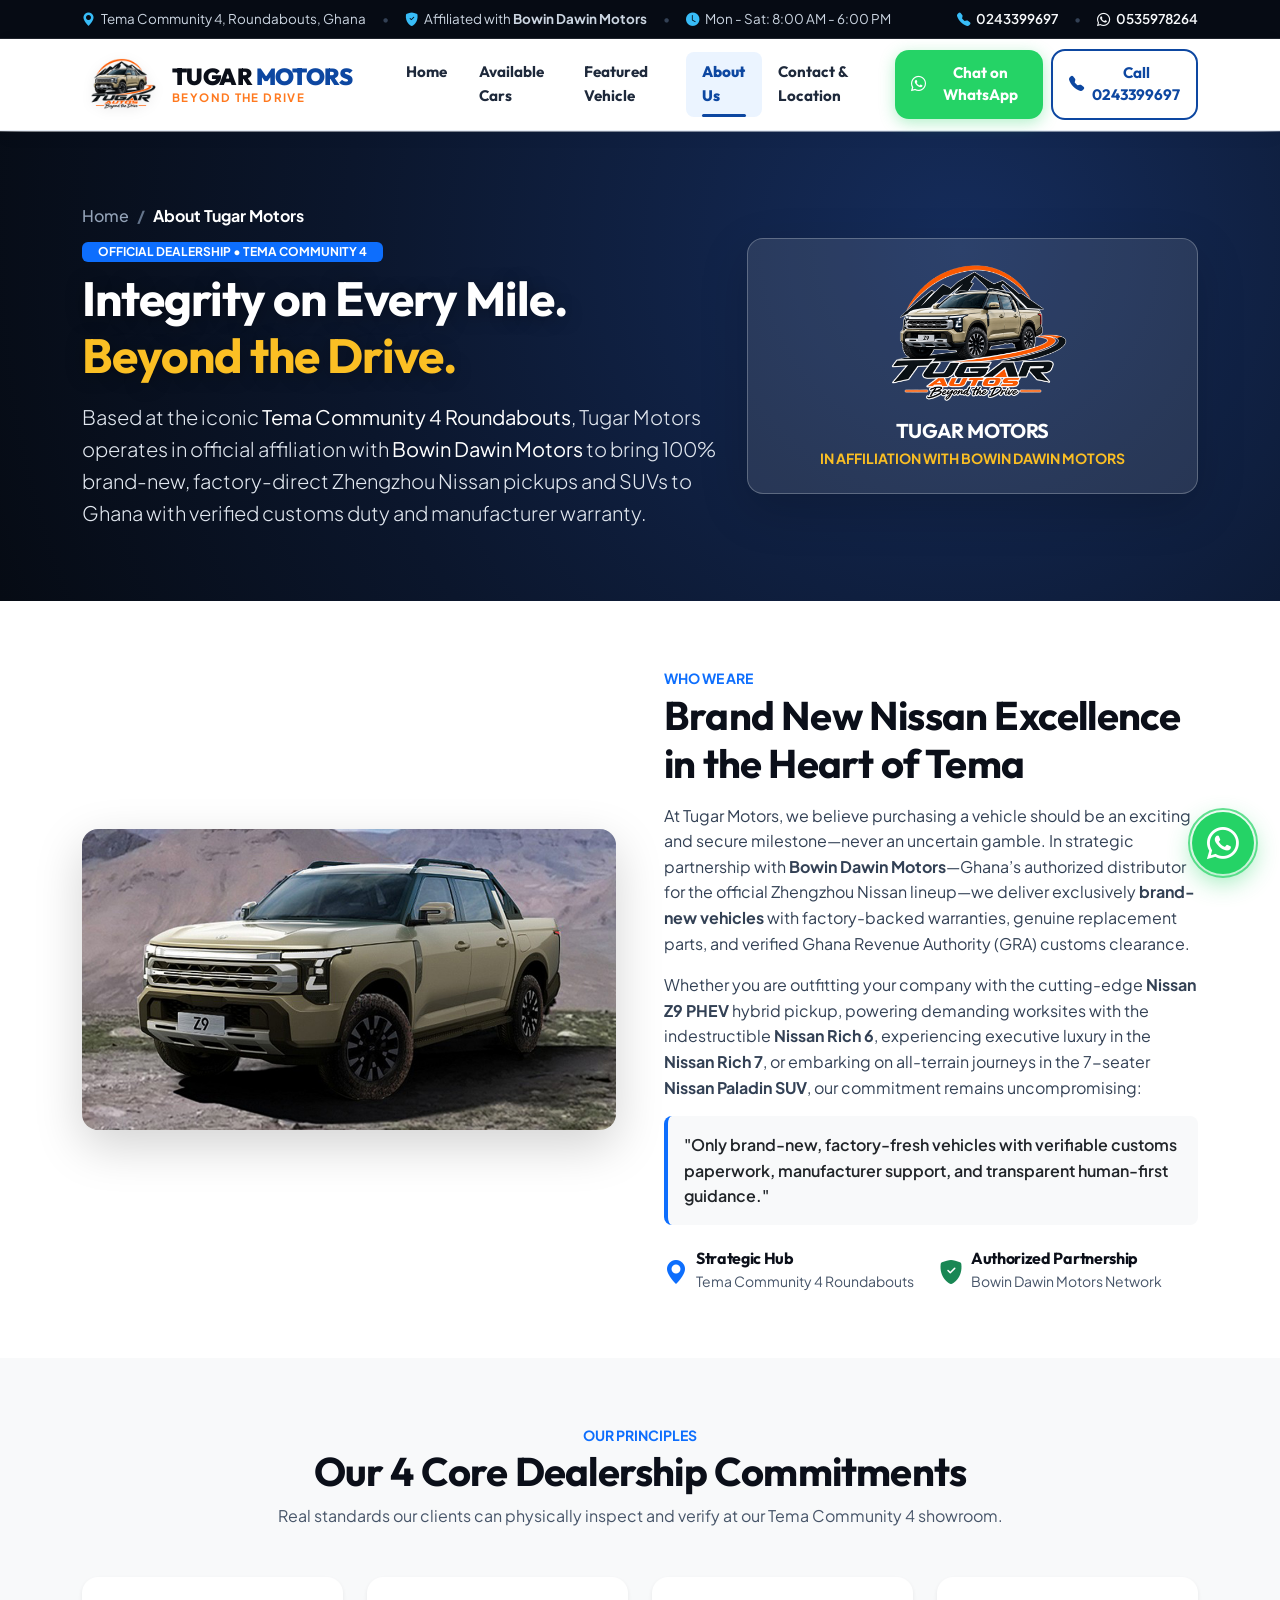
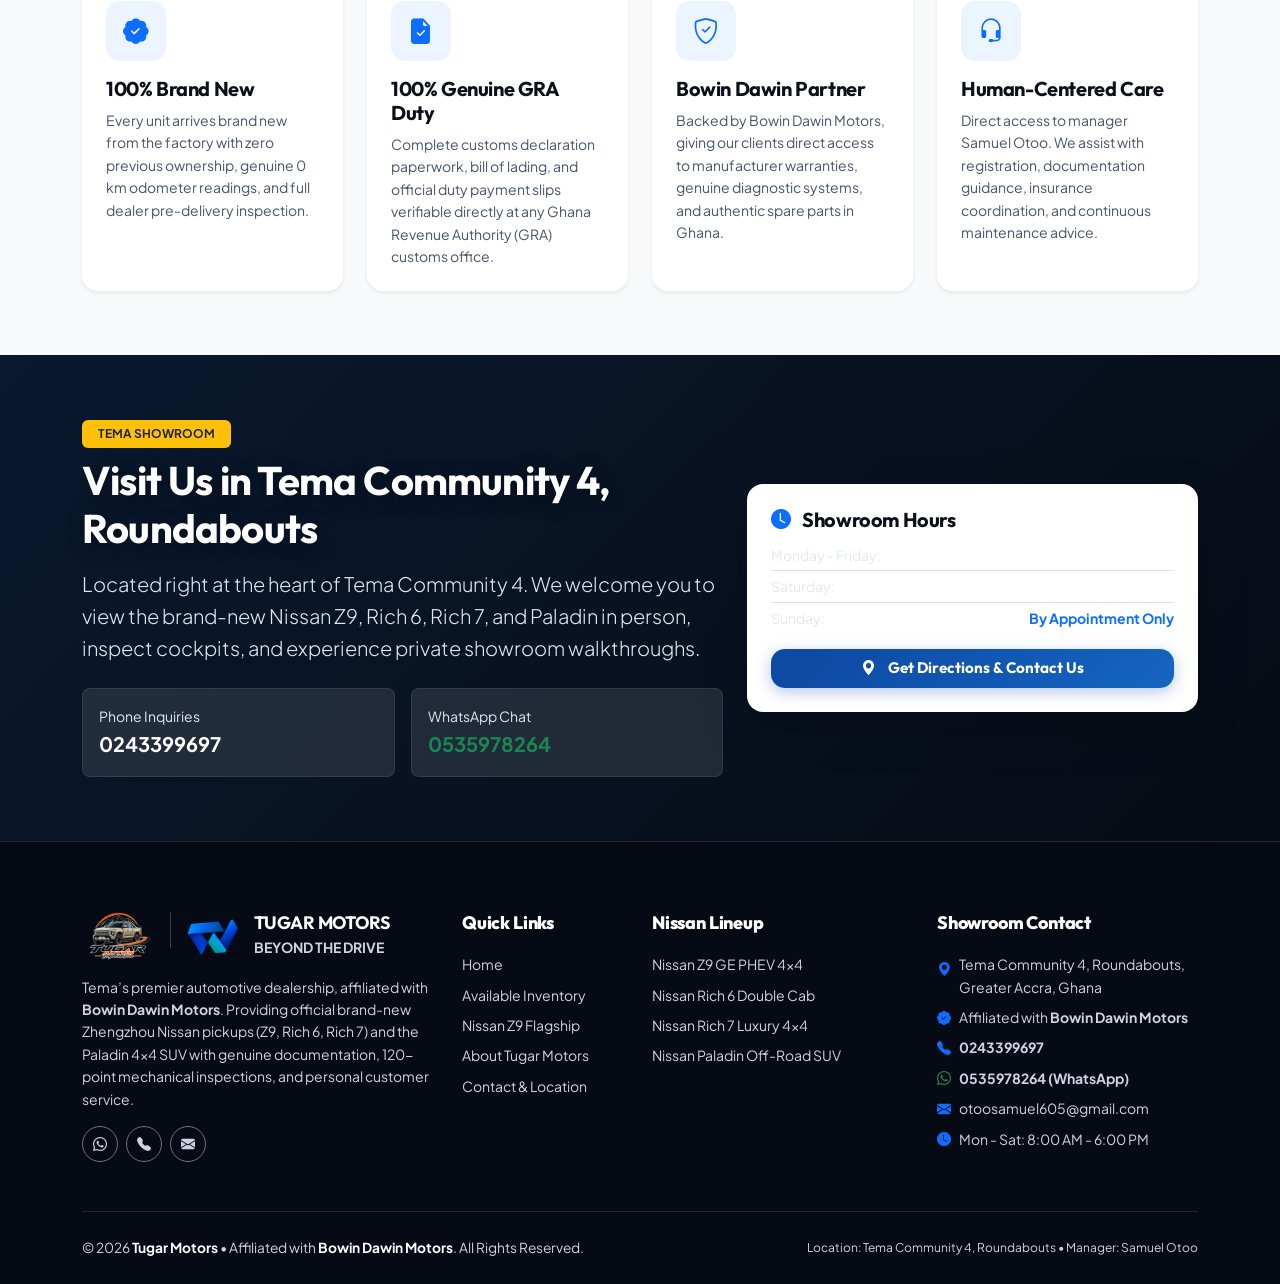
<file: about.html>
<!DOCTYPE html>
<html lang="en">
<head>
  <meta charset="UTF-8">
  <meta name="viewport" content="width=device-width, initial-scale=1.0">
  <title>About Tugar Motors | Beyond the Drive - Tema Community 4, Ghana</title>
  <meta name="description" content="Learn about Tugar Motors in Tema Community 4 Roundabouts, affiliated with Bowin Dawin Motors. Official Brand New Zhengzhou Nissan vehicles (Z9, Rich 6, Rich 7, Paladin), GRA duty clearance, and customer care.">
  <link rel="icon" type="image/png" href="TUGAR LOGO.png">

  <!-- Bootstrap 5 CSS & Icons -->
  <link href="https://cdn.jsdelivr.net/npm/bootstrap@5.3.3/dist/css/bootstrap.min.css" rel="stylesheet">
  <link rel="stylesheet" href="https://cdn.jsdelivr.net/npm/bootstrap-icons@1.11.3/font/bootstrap-icons.min.css">
  
  <!-- Custom CSS -->
  <link rel="stylesheet" href="css/style.css">
  <!-- Google tag (gtag.js) -->
<script async src="https://www.googletagmanager.com/gtag/js?id=G-EHKYFCKB38">
</script>
<script>
  window.dataLayer = window.dataLayer || [];
  function gtag(){dataLayer.push(arguments);}
  gtag('js', new Date());

  gtag('config', 'G-EHKYFCKB38');
</script>
</head>
<body>

  <!-- Top Notification Bar -->
  <header class="tm-top-bar d-none d-md-block">
    <div class="container">
      <div class="d-flex justify-content-between align-items-center">
        <div class="d-flex align-items-center gap-3">
          <span><i class="bi bi-geo-alt-fill text-primary me-1"></i> Tema Community 4, Roundabouts, Ghana</span>
          <span class="text-secondary">&bull;</span>
          <span><i class="bi bi-shield-fill-check text-primary me-1"></i> Affiliated with <strong>Bowin Dawin Motors</strong></span>
          <span class="text-secondary">&bull;</span>
          <span><i class="bi bi-clock-fill text-primary me-1"></i> Mon - Sat: 8:00 AM - 6:00 PM</span>
        </div>
        <div class="d-flex align-items-center gap-3">
          <a href="tel:+233243399697" class="fw-semibold"><i class="bi bi-telephone-fill me-1 text-primary"></i> 0243399697</a>
          <span class="text-secondary">&bull;</span>
          <a href="https://wa.me/233535978264" target="_blank" class="fw-semibold text-success"><i class="bi bi-whatsapp me-1"></i> 0535978264</a>
        </div>
      </div>
    </div>
  </header>

  <!-- Sticky Navbar -->
  <nav class="navbar navbar-expand-lg tm-navbar sticky-top">
    <div class="container">
      <a class="navbar-brand tm-brand" href="index.html">
        <img src="TUGAR LOGO.png" alt="Tugar Motors Logo" class="tm-brand-logo">
        <div class="tm-brand-text">
          <span class="tm-brand-title">Tugar <span>Motors</span></span>
          <span class="tm-brand-slogan">Beyond the Drive</span>
        </div>
        <span class="tm-brand-divider"></span>
        <div class="tm-partner-brand" title="Bowin Dawin Motors Partner">
          <img src="bowin-dawin-logo.png" alt="Bowin Dawin Motors Logo" class="tm-partner-logo">
        </div>
      </a>

      <!-- Mobile Navbar Toggler -->
      <button class="navbar-toggler border-0 shadow-none d-lg-none ms-auto" type="button" data-bs-toggle="collapse" data-bs-target="#tugarNavbar">
        <span class="navbar-toggler-icon"></span>
      </button>

      <div class="collapse navbar-collapse" id="tugarNavbar">
        <ul class="navbar-nav mx-auto mb-2 mb-lg-0">
          <li class="nav-item">
            <a class="nav-link tm-nav-link" href="index.html">Home</a>
          </li>
          <li class="nav-item">
            <a class="nav-link tm-nav-link" href="inventory.html">Available Cars</a>
          </li>
          <li class="nav-item">
            <a class="nav-link tm-nav-link" href="car-details.html?id=nissan-z9-2026">Featured Vehicle</a>
          </li>
          <li class="nav-item">
            <a class="nav-link tm-nav-link active" href="about.html">About Us</a>
          </li>
          <li class="nav-item">
            <a class="nav-link tm-nav-link" href="contact.html">Contact & Location</a>
          </li>
        </ul>

        <div class="d-flex align-items-center gap-2">
          <a href="https://wa.me/233535978264?text=Hello%20Tugar%20Motors!%20I'd%20like%20to%20learn%20more%20about%20your%20Brand%20New%20Nissan%20dealership." target="_blank" class="btn btn-tm-whatsapp btn-sm px-3">
            <i class="bi bi-whatsapp"></i> Chat on WhatsApp
          </a>
          <a href="tel:+233243399697" class="btn btn-tm-outline btn-sm px-3 d-none d-xl-inline-flex">
            <i class="bi bi-telephone-fill"></i> Call 0243399697
          </a>
        </div>
      </div>
    </div>
  </nav>

  <!-- Hero Banner -->
  <section class="py-5 bg-dark text-white" style="background: radial-gradient(circle at 75% 25%, #152C5B 0%, #0B162C 60%, #060B14 100%);">
    <div class="container py-4">
      <div class="row align-items-center">
        <div class="col-lg-7">
          <nav aria-label="breadcrumb">
            <ol class="breadcrumb text-secondary small mb-2">
              <li class="breadcrumb-item"><a href="index.html" class="text-secondary">Home</a></li>
              <li class="breadcrumb-item active text-white" aria-current="page">About Tugar Motors</li>
            </ol>
          </nav>
          <span class="badge bg-primary text-uppercase px-3 py-1.5 mb-2 fw-bold" style="font-size: 0.75rem;">Official Dealership &bull; Tema Community 4</span>
          <h1 class="display-5 fw-bold mb-3 text-white">Integrity on Every Mile.<br><span class="text-warning">Beyond the Drive.</span></h1>
          <p class="lead text-light mb-0">
            Based at the iconic <strong>Tema Community 4 Roundabouts</strong>, Tugar Motors operates in official affiliation with <strong>Bowin Dawin Motors</strong> to bring 100% brand-new, factory-direct Zhengzhou Nissan pickups and SUVs to Ghana with verified customs duty and manufacturer warranty.
          </p>
        </div>
        <div class="col-lg-5 text-center mt-4 mt-lg-0">
          <div class="p-4 bg-white bg-opacity-10 rounded-4 border border-light border-opacity-25 shadow-lg">
            <img src="TUGAR LOGO.png" alt="Tugar Motors Official Seal" style="max-height: 140px;" class="mb-3">
            <h5 class="text-white fw-bold mb-1">TUGAR MOTORS</h5>
            <p class="text-warning small text-uppercase fw-bold mb-0">In Affiliation with Bowin Dawin Motors</p>
          </div>
        </div>
      </div>
    </div>
  </section>

  <!-- Mission & Story -->
  <section class="py-5 bg-white">
    <div class="container py-3">
      <div class="row align-items-center g-5">
        <div class="col-lg-6">
          <img src="media/Nissan-Dongfeng-Z9.jpg" alt="Tugar Motors Brand New Nissan Z9" class="rounded-4 img-fluid shadow-lg">
        </div>
        <div class="col-lg-6">
          <span class="text-uppercase fw-bold text-primary small">Who We Are</span>
          <h2 class="display-6 fw-bold mb-3">Brand New Nissan Excellence in the Heart of Tema</h2>
          <p class="text-secondary mb-3">
            At Tugar Motors, we believe purchasing a vehicle should be an exciting and secure milestone—never an uncertain gamble. In strategic partnership with <strong>Bowin Dawin Motors</strong>—Ghana’s authorized distributor for the official Zhengzhou Nissan lineup—we deliver exclusively <strong>brand-new vehicles</strong> with factory-backed warranties, genuine replacement parts, and verified Ghana Revenue Authority (GRA) customs clearance.
          </p>
          <p class="text-secondary mb-3">
            Whether you are outfitting your company with the cutting-edge <strong>Nissan Z9 PHEV</strong> hybrid pickup, powering demanding worksites with the indestructible <strong>Nissan Rich 6</strong>, experiencing executive luxury in the <strong>Nissan Rich 7</strong>, or embarking on all-terrain journeys in the 7-seater <strong>Nissan Paladin SUV</strong>, our commitment remains uncompromising:
          </p>
          <blockquote class="p-3 bg-light rounded-3 border-start border-primary border-4 text-dark fw-semibold mb-4">
            "Only brand-new, factory-fresh vehicles with verifiable customs paperwork, manufacturer support, and transparent human-first guidance."
          </blockquote>
          <div class="row g-3">
            <div class="col-sm-6">
              <div class="d-flex align-items-center gap-2">
                <i class="bi bi-geo-alt-fill text-primary fs-4"></i>
                <div>
                  <h6 class="mb-0 fw-bold">Strategic Hub</h6>
                  <span class="small text-muted">Tema Community 4 Roundabouts</span>
                </div>
              </div>
            </div>
            <div class="col-sm-6">
              <div class="d-flex align-items-center gap-2">
                <i class="bi bi-shield-fill-check text-success fs-4"></i>
                <div>
                  <h6 class="mb-0 fw-bold">Authorized Partnership</h6>
                  <span class="small text-muted">Bowin Dawin Motors Network</span>
                </div>
              </div>
            </div>
          </div>
        </div>
      </div>
    </div>
  </section>

  <!-- Verifiable Values Section -->
  <section class="py-5 bg-light">
    <div class="container py-3">
      <div class="text-center max-w-700 mx-auto mb-5">
        <span class="text-uppercase fw-bold text-primary small">Our Principles</span>
        <h2 class="display-6 fw-bold">Our 4 Core Dealership Commitments</h2>
        <p class="text-muted">Real standards our clients can physically inspect and verify at our Tema Community 4 showroom.</p>
      </div>

      <div class="row g-4">
        <!-- Value 1 -->
        <div class="col-md-6 col-lg-3">
          <div class="card h-100 border-0 shadow-sm p-4 rounded-4 bg-white">
            <div class="feature-icon-box mb-3">
              <i class="bi bi-patch-check-fill text-primary"></i>
            </div>
            <h5 class="fw-bold mb-2">100% Brand New</h5>
            <p class="small text-muted mb-0">
              Every unit arrives brand new from the factory with zero previous ownership, genuine 0 km odometer readings, and full dealer pre-delivery inspection.
            </p>
          </div>
        </div>

        <!-- Value 2 -->
        <div class="col-md-6 col-lg-3">
          <div class="card h-100 border-0 shadow-sm p-4 rounded-4 bg-white">
            <div class="feature-icon-box mb-3">
              <i class="bi bi-file-earmark-check-fill text-primary"></i>
            </div>
            <h5 class="fw-bold mb-2">100% Genuine GRA Duty</h5>
            <p class="small text-muted mb-0">
              Complete customs declaration paperwork, bill of lading, and official duty payment slips verifiable directly at any Ghana Revenue Authority (GRA) customs office.
            </p>
          </div>
        </div>

        <!-- Value 3 -->
        <div class="col-md-6 col-lg-3">
          <div class="card h-100 border-0 shadow-sm p-4 rounded-4 bg-white">
            <div class="feature-icon-box mb-3">
              <i class="bi bi-shield-check text-primary"></i>
            </div>
            <h5 class="fw-bold mb-2">Bowin Dawin Partner</h5>
            <p class="small text-muted mb-0">
              Backed by Bowin Dawin Motors, giving our clients direct access to manufacturer warranties, genuine diagnostic systems, and authentic spare parts in Ghana.
            </p>
          </div>
        </div>

        <!-- Value 4 -->
        <div class="col-md-6 col-lg-3">
          <div class="card h-100 border-0 shadow-sm p-4 rounded-4 bg-white">
            <div class="feature-icon-box mb-3">
              <i class="bi bi-headset text-primary"></i>
            </div>
            <h5 class="fw-bold mb-2">Human-Centered Care</h5>
            <p class="small text-muted mb-0">
              Direct access to manager Samuel Otoo. We assist with registration, documentation guidance, insurance coordination, and continuous maintenance advice.
            </p>
          </div>
        </div>
      </div>
    </div>
  </section>

  <!-- Location & Facility Callout -->
  <section class="py-5 bg-dark text-white" style="background: linear-gradient(135deg, #0A192F 0%, #060B14 100%);">
    <div class="container py-3">
      <div class="row align-items-center g-4">
        <div class="col-lg-7">
          <span class="badge bg-warning text-dark text-uppercase px-3 py-2 mb-2">Tema Showroom</span>
          <h2 class="display-6 fw-bold mb-3">Visit Us in Tema Community 4, Roundabouts</h2>
          <p class="text-secondary lead mb-4">
            Located right at the heart of Tema Community 4. We welcome you to view the brand-new Nissan Z9, Rich 6, Rich 7, and Paladin in person, inspect cockpits, and experience private showroom walkthroughs.
          </p>
          <div class="row g-3">
            <div class="col-sm-6">
              <div class="p-3 bg-secondary bg-opacity-25 rounded-3 border border-secondary border-opacity-25">
                <span class="text-secondary small d-block">Phone Inquiries</span>
                <a href="tel:+233243399697" class="text-white fw-bold fs-5">0243399697</a>
              </div>
            </div>
            <div class="col-sm-6">
              <div class="p-3 bg-secondary bg-opacity-25 rounded-3 border border-secondary border-opacity-25">
                <span class="text-secondary small d-block">WhatsApp Chat</span>
                <a href="https://wa.me/233535978264" target="_blank" class="text-success fw-bold fs-5">0535978264</a>
              </div>
            </div>
          </div>
        </div>
        <div class="col-lg-5 text-center">
          <div class="p-4 bg-white text-dark rounded-4 shadow-lg text-start">
            <h5 class="fw-bold mb-2"><i class="bi bi-clock-fill text-primary me-2"></i> Showroom Hours</h5>
            <ul class="list-unstyled small mb-3">
              <li class="py-1 border-bottom d-flex justify-content-between">
                <span>Monday - Friday:</span>
                <strong>8:00 AM - 6:00 PM</strong>
              </li>
              <li class="py-1 border-bottom d-flex justify-content-between">
                <span>Saturday:</span>
                <strong>8:30 AM - 5:30 PM</strong>
              </li>
              <li class="py-1 d-flex justify-content-between">
                <span>Sunday:</span>
                <span class="text-primary fw-bold">By Appointment Only</span>
              </li>
            </ul>
            <a href="contact.html" class="btn btn-tm-primary w-100 py-2">
              <i class="bi bi-geo-alt-fill me-1"></i> Get Directions & Contact Us
            </a>
          </div>
        </div>
      </div>
    </div>
  </section>

  <!-- Footer -->
  <footer class="tm-footer">
    <div class="container">
      <div class="row g-4">
        <div class="col-lg-4 col-md-6">
          <div class="d-flex align-items-center gap-3 mb-3">
            <img src="TUGAR LOGO.png" alt="Tugar Motors Logo" style="height: 48px;">
            <div class="vr bg-secondary opacity-50" style="height: 36px;"></div>
            <img src="bowin-dawin-logo.png" alt="Bowin Dawin Motors Logo" style="height: 40px;">
            <div>
              <h5 class="mb-0 text-white fw-bold">TUGAR MOTORS</h5>
              <span class="text-warning small text-uppercase letter-spacing-1 fw-bold">Beyond the Drive</span>
            </div>
          </div>
          <p class="small text-secondary mb-3">
            Tema’s premier automotive dealership, affiliated with <strong>Bowin Dawin Motors</strong>. Providing official brand-new Zhengzhou Nissan pickups (Z9, Rich 6, Rich 7) and the Paladin 4x4 SUV with genuine documentation, 120-point mechanical inspections, and personal customer service.
          </p>
          <div class="d-flex gap-2">
            <a href="https://wa.me/233535978264" target="_blank" class="btn btn-sm btn-outline-secondary text-white rounded-circle" style="width: 36px; height: 36px; display: inline-flex; align-items: center; justify-content: center;">
              <i class="bi bi-whatsapp"></i>
            </a>
            <a href="tel:+233243399697" class="btn btn-sm btn-outline-secondary text-white rounded-circle" style="width: 36px; height: 36px; display: inline-flex; align-items: center; justify-content: center;">
              <i class="bi bi-telephone-fill"></i>
            </a>
            <a href="mailto:otoosamuel605@gmail.com" class="btn btn-sm btn-outline-secondary text-white rounded-circle" style="width: 36px; height: 36px; display: inline-flex; align-items: center; justify-content: center;">
              <i class="bi bi-envelope-fill"></i>
            </a>
          </div>
        </div>

        <div class="col-lg-2 col-md-6">
          <h5>Quick Links</h5>
          <ul class="list-unstyled small">
            <li class="mb-2"><a href="index.html">Home</a></li>
            <li class="mb-2"><a href="inventory.html">Available Inventory</a></li>
            <li class="mb-2"><a href="car-details.html?id=nissan-z9-2026">Nissan Z9 Flagship</a></li>
            <li class="mb-2"><a href="about.html">About Tugar Motors</a></li>
            <li class="mb-2"><a href="contact.html">Contact & Location</a></li>
          </ul>
        </div>

        <div class="col-lg-3 col-md-6">
          <h5>Nissan Lineup</h5>
          <ul class="list-unstyled small">
            <li class="mb-2"><a href="car-details.html?id=nissan-z9-2026">Nissan Z9 GE PHEV 4x4</a></li>
            <li class="mb-2"><a href="car-details.html?id=nissan-rich6-2026">Nissan Rich 6 Double Cab</a></li>
            <li class="mb-2"><a href="car-details.html?id=nissan-rich7-2026">Nissan Rich 7 Luxury 4x4</a></li>
            <li class="mb-2"><a href="car-details.html?id=nissan-paladin-2026">Nissan Paladin Off-Road SUV</a></li>
          </ul>
        </div>

        <div class="col-lg-3 col-md-6">
          <h5>Showroom Contact</h5>
          <ul class="list-unstyled small text-secondary">
            <li class="mb-2 d-flex align-items-start gap-2">
              <i class="bi bi-geo-alt-fill text-primary mt-1"></i>
              <span>Tema Community 4, Roundabouts, Greater Accra, Ghana</span>
            </li>
            <li class="mb-2 d-flex align-items-center gap-2">
              <i class="bi bi-patch-check-fill text-primary"></i>
              <span>Affiliated with <strong>Bowin Dawin Motors</strong></span>
            </li>
            <li class="mb-2 d-flex align-items-center gap-2">
              <i class="bi bi-telephone-fill text-primary"></i>
              <a href="tel:+233243399697" class="text-white fw-bold">0243399697</a>
            </li>
            <li class="mb-2 d-flex align-items-center gap-2">
              <i class="bi bi-whatsapp text-success"></i>
              <a href="https://wa.me/233535978264" target="_blank" class="text-white fw-bold">0535978264 (WhatsApp)</a>
            </li>
            <li class="mb-2 d-flex align-items-center gap-2">
              <i class="bi bi-envelope-fill text-primary"></i>
              <a href="mailto:otoosamuel605@gmail.com" class="text-white">otoosamuel605@gmail.com</a>
            </li>
            <li class="d-flex align-items-center gap-2">
              <i class="bi bi-clock-fill text-primary"></i>
              <span>Mon - Sat: 8:00 AM - 6:00 PM</span>
            </li>
          </ul>
        </div>
      </div>

      <div class="tm-footer-bottom d-flex flex-wrap justify-content-between align-items-center">
        <div>
          &copy; 2026 <strong>Tugar Motors</strong> &bull; Affiliated with <strong>Bowin Dawin Motors</strong>. All Rights Reserved.
        </div>
        <div class="text-muted small mt-2 mt-md-0">
          Location: Tema Community 4, Roundabouts &bull; Manager: Samuel Otoo
        </div>
      </div>
    </div>
  </footer>

  <!-- Floating WhatsApp Quick-Chat Button -->
  <a href="https://wa.me/233535978264?text=Hello%20Tugar%20Motors!%20I'm%20chatting%20from%20your%20about%20page." target="_blank" class="floating-whatsapp-btn" aria-label="Chat on WhatsApp">
    <i class="bi bi-whatsapp"></i>
    <span class="floating-whatsapp-tooltip">Chat with Samuel on WhatsApp</span>
  </a>

  <!-- Bootstrap 5 Bundle JS -->
  <script src="https://cdn.jsdelivr.net/npm/bootstrap@5.3.3/dist/js/bootstrap.bundle.min.js"></script>
  <!-- Vehicle Data & Core Logic -->
  <script src="js/cars-data.js"></script>
  <script src="js/main.js"></script>
</body>
</html>
</file>
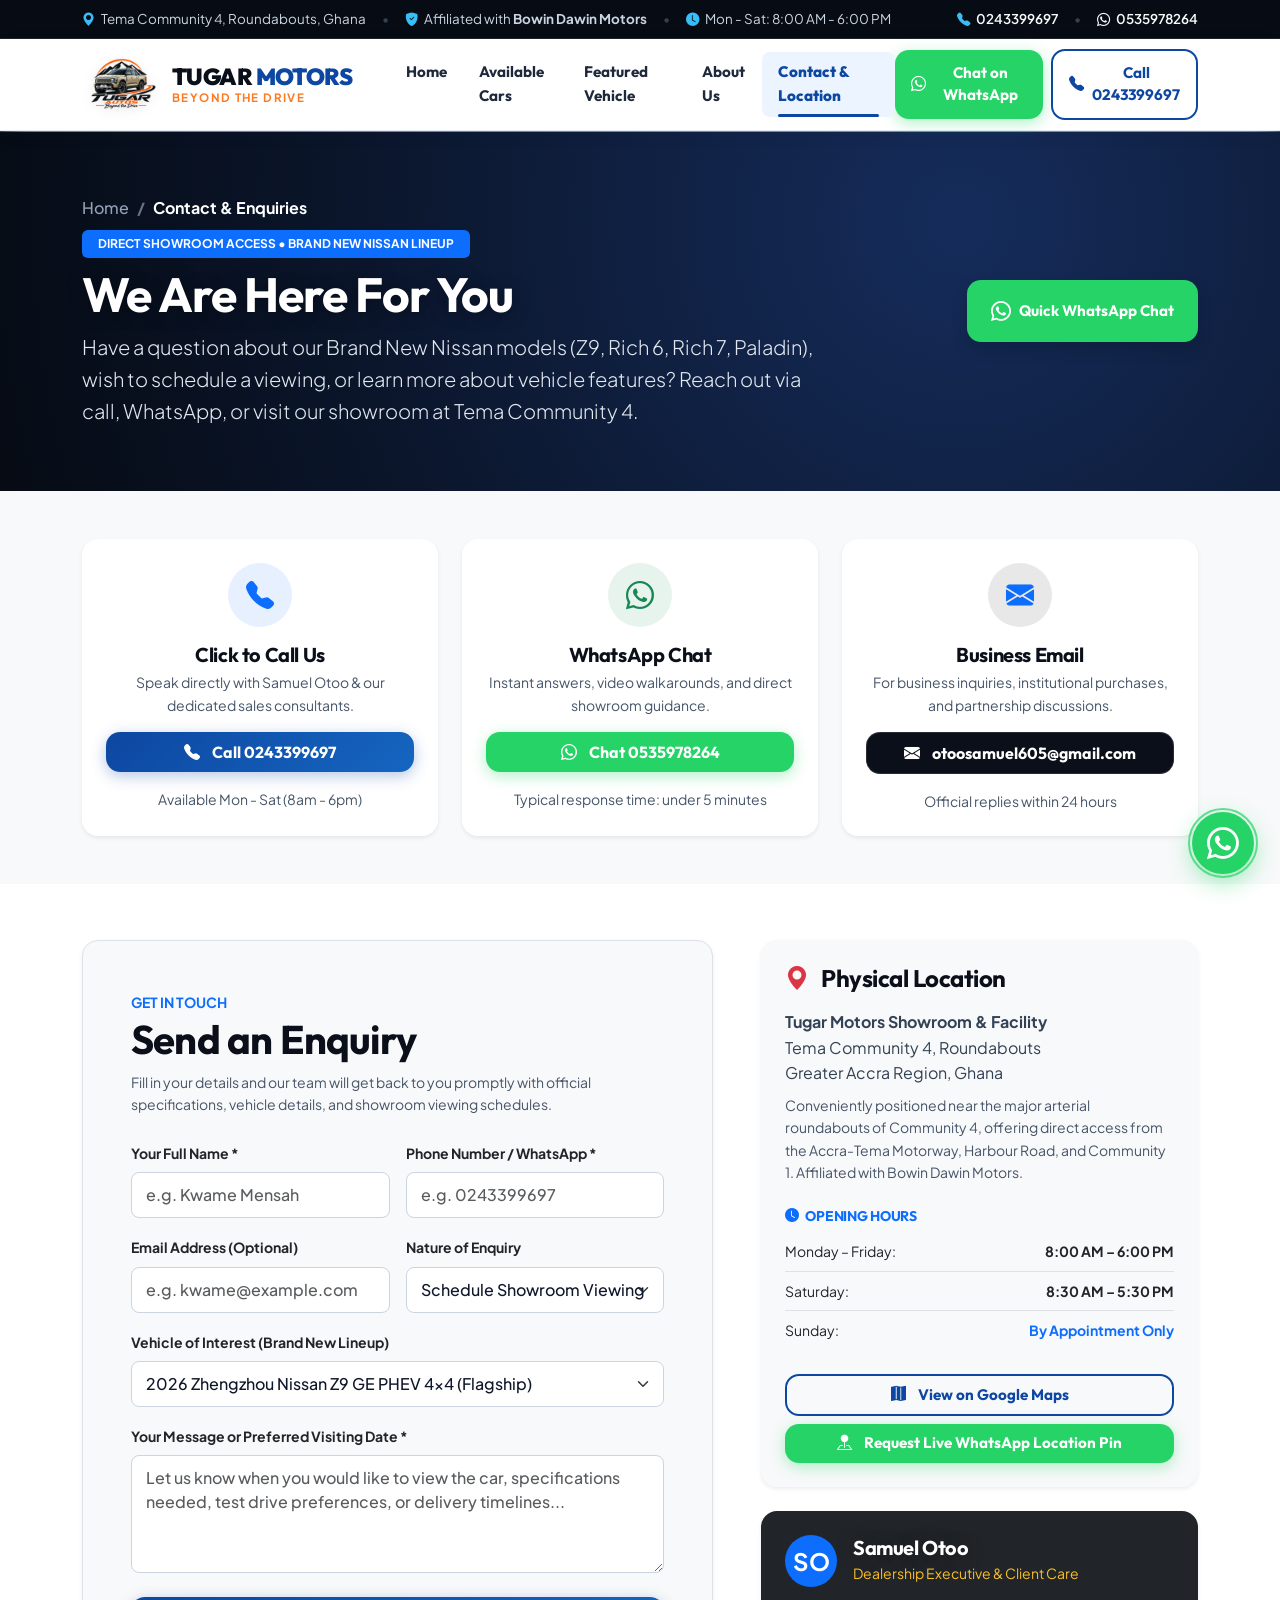
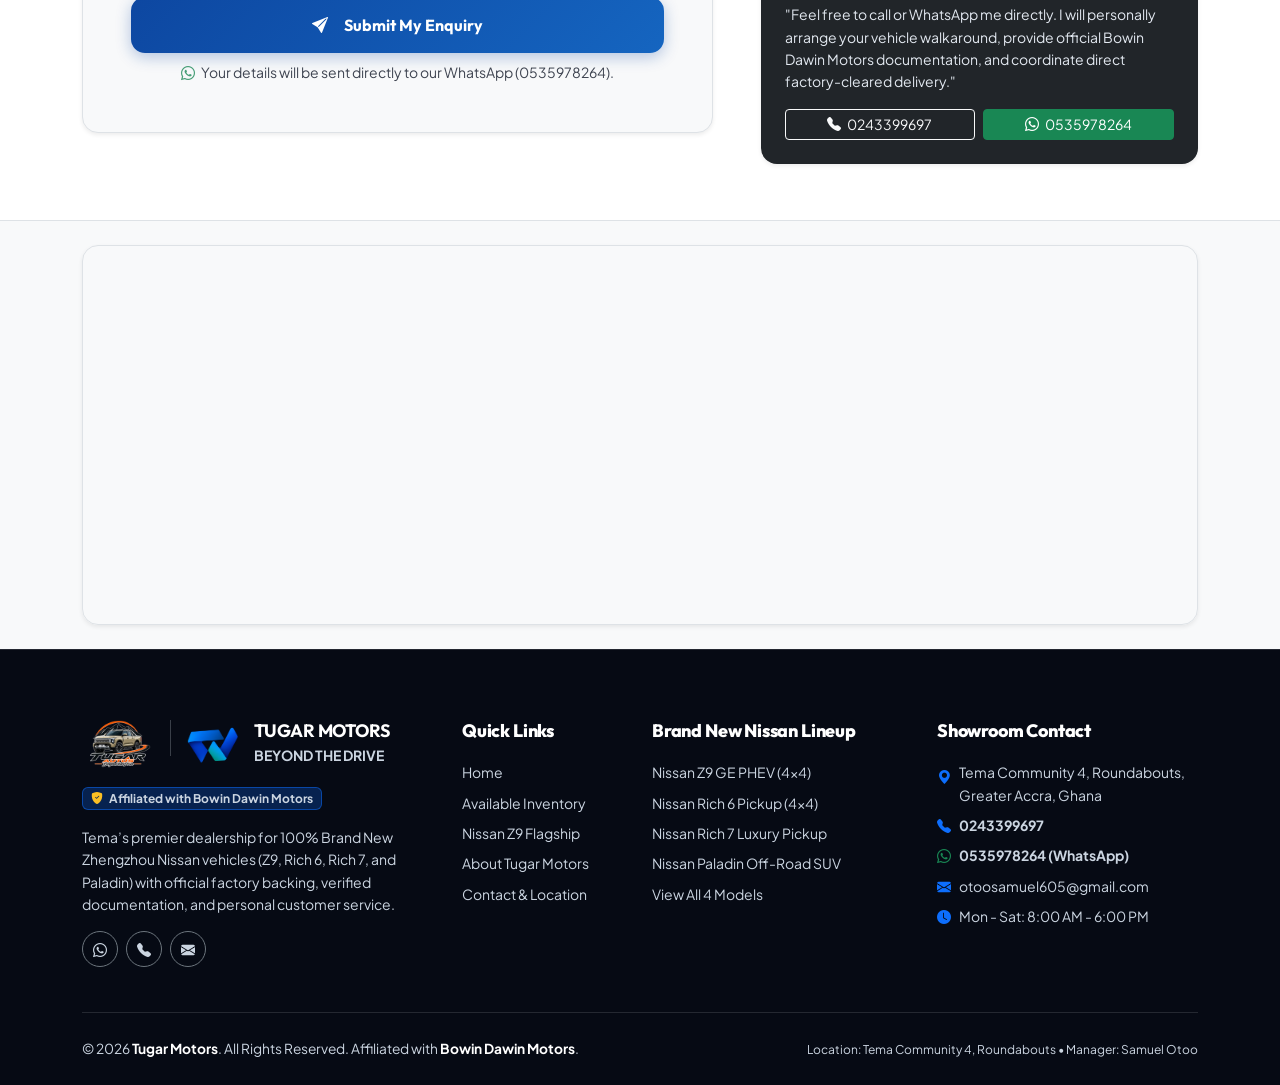
<file: contact.html>
<!DOCTYPE html>
<html lang="en">
<head>
  <meta charset="UTF-8">
  <meta name="viewport" content="width=device-width, initial-scale=1.0">
  <title>Contact & Enquiries | Tugar Motors - Tema Community 4, Ghana</title>
  <meta name="description" content="Contact Tugar Motors at Tema Community 4 Roundabouts. Affiliated with Bowin Dawin Motors. Brand new Nissan Z9, Rich 6, Rich 7, and Paladin. Call 0243399697, WhatsApp 0535978264.">
  <link rel="icon" type="image/png" href="TUGAR LOGO.png">

  <!-- Bootstrap 5 CSS & Icons -->
  <link href="https://cdn.jsdelivr.net/npm/bootstrap@5.3.3/dist/css/bootstrap.min.css" rel="stylesheet">
  <link rel="stylesheet" href="https://cdn.jsdelivr.net/npm/bootstrap-icons@1.11.3/font/bootstrap-icons.min.css">
  
  <!-- Custom CSS -->
  <link rel="stylesheet" href="css/style.css">
  <!-- Google tag (gtag.js) -->
<script async src="https://www.googletagmanager.com/gtag/js?id=G-EHKYFCKB38">
</script>
<script>
  window.dataLayer = window.dataLayer || [];
  function gtag(){dataLayer.push(arguments);}
  gtag('js', new Date());

  gtag('config', 'G-EHKYFCKB38');
</script>
</head>
<body>

  <!-- Top Notification Bar -->
  <header class="tm-top-bar d-none d-md-block">
    <div class="container">
      <div class="d-flex justify-content-between align-items-center">
        <div class="d-flex align-items-center gap-3">
          <span><i class="bi bi-geo-alt-fill text-primary me-1"></i> Tema Community 4, Roundabouts, Ghana</span>
          <span class="text-secondary">&bull;</span>
          <span><i class="bi bi-shield-fill-check text-primary me-1"></i> Affiliated with <strong>Bowin Dawin Motors</strong></span>
          <span class="text-secondary">&bull;</span>
          <span><i class="bi bi-clock-fill text-primary me-1"></i> Mon - Sat: 8:00 AM - 6:00 PM</span>
        </div>
        <div class="d-flex align-items-center gap-3">
          <a href="tel:+233243399697" class="fw-semibold"><i class="bi bi-telephone-fill me-1 text-primary"></i> 0243399697</a>
          <span class="text-secondary">&bull;</span>
          <a href="https://wa.me/233535978264" target="_blank" class="fw-semibold text-success"><i class="bi bi-whatsapp me-1"></i> 0535978264</a>
        </div>
      </div>
    </div>
  </header>

  <!-- Sticky Navbar -->
  <nav class="navbar navbar-expand-lg tm-navbar sticky-top">
    <div class="container">
      <a class="navbar-brand tm-brand" href="index.html">
        <img src="TUGAR LOGO.png" alt="Tugar Motors Logo" class="tm-brand-logo">
        <div class="tm-brand-text">
          <span class="tm-brand-title">Tugar <span>Motors</span></span>
          <span class="tm-brand-slogan">Beyond the Drive</span>
        </div>
        <span class="tm-brand-divider"></span>
        <div class="tm-partner-brand" title="Bowin Dawin Motors Partner">
          <img src="bowin-dawin-logo.png" alt="Bowin Dawin Motors Logo" class="tm-partner-logo">
        </div>
      </a>

      <!-- Mobile Navbar Toggler -->
      <button class="navbar-toggler border-0 shadow-none d-lg-none ms-auto" type="button" data-bs-toggle="collapse" data-bs-target="#tugarNavbar">
        <span class="navbar-toggler-icon"></span>
      </button>

      <div class="collapse navbar-collapse" id="tugarNavbar">
        <ul class="navbar-nav mx-auto mb-2 mb-lg-0">
          <li class="nav-item">
            <a class="nav-link tm-nav-link" href="index.html">Home</a>
          </li>
          <li class="nav-item">
            <a class="nav-link tm-nav-link" href="inventory.html">Available Cars</a>
          </li>
          <li class="nav-item">
            <a class="nav-link tm-nav-link" href="car-details.html?id=nissan-z9-2026">Featured Vehicle</a>
          </li>
          <li class="nav-item">
            <a class="nav-link tm-nav-link" href="about.html">About Us</a>
          </li>
          <li class="nav-item">
            <a class="nav-link tm-nav-link active" href="contact.html">Contact & Location</a>
          </li>
        </ul>

        <div class="d-flex align-items-center gap-2">
          <a href="https://wa.me/233535978264?text=Hello%20Tugar%20Motors!%20I'd%20like%20to%20get%20in%20touch%20regarding%20Brand%20New%20Nissan%20vehicles." target="_blank" class="btn btn-tm-whatsapp btn-sm px-3">
            <i class="bi bi-whatsapp"></i> Chat on WhatsApp
          </a>
          <a href="tel:+233243399697" class="btn btn-tm-outline btn-sm px-3 d-none d-xl-inline-flex">
            <i class="bi bi-telephone-fill"></i> Call 0243399697
          </a>
        </div>
      </div>
    </div>
  </nav>

  <!-- Page Header -->
  <section class="py-5 bg-dark text-white" style="background: radial-gradient(circle at 75% 25%, #152C5B 0%, #0B162C 60%, #060B14 100%);">
    <div class="container py-3">
      <div class="row align-items-center">
        <div class="col-lg-8">
          <nav aria-label="breadcrumb">
            <ol class="breadcrumb text-secondary small mb-2">
              <li class="breadcrumb-item"><a href="index.html" class="text-secondary">Home</a></li>
              <li class="breadcrumb-item active text-white" aria-current="page">Contact & Enquiries</li>
            </ol>
          </nav>
          <span class="badge bg-primary text-uppercase px-3 py-2 mb-2">Direct Showroom Access &bull; Brand New Nissan Lineup</span>
          <h1 class="display-5 fw-bold mb-2">We Are Here For You</h1>
          <p class="lead text-light mb-0">
            Have a question about our Brand New Nissan models (Z9, Rich 6, Rich 7, Paladin), wish to schedule a viewing, or learn more about vehicle features? Reach out via call, WhatsApp, or visit our showroom at Tema Community 4.
          </p>
        </div>
        <div class="col-lg-4 text-lg-end mt-4 mt-lg-0">
          <a href="https://wa.me/233535978264?text=Hello%20Tugar%20Motors!%20I'm%20reaching%20out%20from%20your%20contact%20page%20regarding%20Brand%20New%20Nissan%20vehicles." target="_blank" class="btn btn-tm-whatsapp px-4 py-3 shadow">
            <i class="bi bi-whatsapp fs-5"></i> Quick WhatsApp Chat
          </a>
        </div>
      </div>
    </div>
  </section>

  <!-- 3 Quick Direct Contact Cards -->
  <section class="py-5 bg-light">
    <div class="container">
      <div class="row g-4">
        <!-- Card 1: Click to Call -->
        <div class="col-lg-4 col-md-6">
          <div class="card h-100 border-0 shadow-sm p-4 rounded-4 bg-white text-center">
            <div class="mx-auto mb-3 bg-primary bg-opacity-10 text-primary rounded-circle d-flex align-items-center justify-content-center" style="width: 64px; height: 64px;">
              <i class="bi bi-telephone-fill fs-3"></i>
            </div>
            <h5 class="fw-bold mb-1">Click to Call Us</h5>
            <p class="small text-muted mb-3">Speak directly with Samuel Otoo & our dedicated sales consultants.</p>
            <div class="mb-3">
              <a href="tel:+233243399697" class="btn btn-tm-primary w-100 py-2 fs-6">
                <i class="bi bi-telephone-fill me-1"></i> Call 0243399697
              </a>
            </div>
            <span class="small text-muted">Available Mon - Sat (8am - 6pm)</span>
          </div>
        </div>

        <!-- Card 2: WhatsApp Direct -->
        <div class="col-lg-4 col-md-6">
          <div class="card h-100 border-0 shadow-sm p-4 rounded-4 bg-white text-center">
            <div class="mx-auto mb-3 bg-success bg-opacity-10 text-success rounded-circle d-flex align-items-center justify-content-center" style="width: 64px; height: 64px;">
              <i class="bi bi-whatsapp fs-3"></i>
            </div>
            <h5 class="fw-bold mb-1">WhatsApp Chat</h5>
            <p class="small text-muted mb-3">Instant answers, video walkarounds, and direct showroom guidance.</p>
            <div class="mb-3">
              <a href="https://wa.me/233535978264?text=Hello%20Tugar%20Motors!%20I%20would%20like%20to%20make%20an%20enquiry%20on%20Brand%20New%20Nissan%20vehicles." target="_blank" class="btn btn-tm-whatsapp w-100 py-2 fs-6">
                <i class="bi bi-whatsapp me-1"></i> Chat 0535978264
              </a>
            </div>
            <span class="small text-muted">Typical response time: under 5 minutes</span>
          </div>
        </div>

        <!-- Card 3: Business Email -->
        <div class="col-lg-4 col-md-12">
          <div class="card h-100 border-0 shadow-sm p-4 rounded-4 bg-white text-center">
            <div class="mx-auto mb-3 bg-dark bg-opacity-10 text-dark rounded-circle d-flex align-items-center justify-content-center" style="width: 64px; height: 64px;">
              <i class="bi bi-envelope-fill fs-3 text-primary"></i>
            </div>
            <h5 class="fw-bold mb-1">Business Email</h5>
            <p class="small text-muted mb-3">For business inquiries, institutional purchases, and partnership discussions.</p>
            <div class="mb-3">
              <a href="mailto:otoosamuel605@gmail.com" class="btn btn-tm-secondary w-100 py-2 fs-6">
                <i class="bi bi-envelope-fill me-1"></i> otoosamuel605@gmail.com
              </a>
            </div>
            <span class="small text-muted">Official replies within 24 hours</span>
          </div>
        </div>
      </div>
    </div>
  </section>

  <!-- Interactive Enquiry Form & Showroom Location Details -->
  <section class="py-5 bg-white">
    <div class="container py-2">
      <div class="row g-5">
        <!-- Left: Interactive Enquiry Form -->
        <div class="col-lg-7">
          <div class="p-4 p-md-5 rounded-4 border bg-light shadow-sm">
            <div class="mb-4">
              <span class="text-uppercase fw-bold text-primary small">Get in Touch</span>
              <h3 class="display-6 fw-bold mb-2">Send an Enquiry</h3>
              <p class="text-muted small">
                Fill in your details and our team will get back to you promptly with official specifications, vehicle details, and showroom viewing schedules.
              </p>
            </div>

            <form class="tugar-enquiry-form">
              <div class="row g-3 mb-3">
                <div class="col-md-6">
                  <label class="form-label fw-bold small text-dark">Your Full Name *</label>
                  <input type="text" name="client_name" class="form-control" placeholder="e.g. Kwame Mensah" required>
                </div>
                <div class="col-md-6">
                  <label class="form-label fw-bold small text-dark">Phone Number / WhatsApp *</label>
                  <input type="tel" name="client_phone" class="form-control" placeholder="e.g. 0243399697" required>
                </div>
              </div>

              <div class="row g-3 mb-3">
                <div class="col-md-6">
                  <label class="form-label fw-bold small text-dark">Email Address (Optional)</label>
                  <input type="email" name="client_email" class="form-control" placeholder="e.g. kwame@example.com">
                </div>
                <div class="col-md-6">
                  <label class="form-label fw-bold small text-dark">Nature of Enquiry</label>
                  <select name="inquiry_type" class="form-select">
                    <option value="Schedule Showroom Viewing">Schedule Showroom Viewing</option>
                    <option value="Vehicle Specifications & Details">Vehicle Specifications & Details</option>
                    <option value="Test Drive Request">Test Drive Request</option>
                    <option value="Delivery Schedule & Customs Clearance">Delivery Schedule & Customs Clearance</option>
                    <option value="General Question">General Question</option>
                  </select>
                </div>
              </div>

              <div class="mb-3">
                <label class="form-label fw-bold small text-dark">Vehicle of Interest (Brand New Lineup)</label>
                <select name="car_model" class="form-select">
                  <optgroup label="Zhengzhou Nissan">
                    <option value="2026 Zhengzhou Nissan Z9 GE PHEV 4x4">2026 Zhengzhou Nissan Z9 GE PHEV 4x4 (Flagship)</option>
                    <option value="2026 Zhengzhou Nissan Rich 6 4x4 Double Cab">2026 Zhengzhou Nissan Rich 6 4x4 Double Cab</option>
                    <option value="2026 Zhengzhou Nissan Rich 7 4x4 Luxury Double Cab">2026 Zhengzhou Nissan Rich 7 4x4 Luxury Double Cab</option>
                    <option value="2026 Zhengzhou Nissan Paladin 4x4 Off-Road SUV">2026 Zhengzhou Nissan Paladin 4x4 Off-Road SUV</option>
                  </optgroup>
                  <optgroup label="BYD (Electric &amp; Hybrid)">
                    <option value="2026 BYD Shark 6 PHEV 4x4">2026 BYD Shark 6 PHEV 4x4 Pickup</option>
                    <option value="2026 BYD Seal EV Performance">2026 BYD Seal EV Sedan</option>
                    <option value="2026 BYD Song Plus DM-i AWD">2026 BYD Song Plus DM-i AWD</option>
                    <option value="2026 BYD Atto 3 Extended Range">2026 BYD Atto 3 Extended Range</option>
                    <option value="2026 BYD Tang Flagship 7-Seater AWD">2026 BYD Tang 7-Seater AWD</option>
                    <option value="2026 BYD Han EV Executive Sedan">2026 BYD Han EV Executive Sedan</option>
                    <option value="2026 BYD Dolphin Extended Range">2026 BYD Dolphin EV Hatchback</option>
                    <option value="2026 BYD Seagull Urban EV">2026 BYD Seagull Urban EV</option>
                    <option value="2026 BYD Yangwang U8 Luxury Off-Road 4x4">2026 BYD Yangwang U8 Luxury Off-Road 4x4</option>
                    <option value="2026 BYD Denza D9 DM-i Luxury MPV">2026 BYD Denza D9 DM-i Luxury MPV</option>
                  </optgroup>
                  <optgroup label="Jetour (Adventure &amp; Luxury SUVs)">
                    <option value="2026 Jetour T2 Traveller 2.0T 4x4">2026 Jetour T2 Traveller 2.0T 4x4</option>
                    <option value="2026 Jetour Shanhai T2 PHEV 4x4">2026 Jetour Shanhai T2 PHEV 4x4</option>
                    <option value="2026 Jetour Dashing 1.6TGDI">2026 Jetour Dashing 1.6TGDI</option>
                    <option value="2026 Jetour X70 Plus 7-Seater Luxury">2026 Jetour X70 Plus 7-Seater Luxury</option>
                    <option value="2026 Jetour X90 Plus Flagship 7-Seater">2026 Jetour X90 Plus Flagship 7-Seater</option>
                    <option value="2026 Jetour T1 Compact Off-Road 4x4">2026 Jetour T1 Compact Off-Road 4x4</option>
                    <option value="2026 Jetour Shanhai L9 Luxury 7-Seater PHEV">2026 Jetour Shanhai L9 Luxury 7-Seater PHEV</option>
                  </optgroup>
                  <option value="General Vehicle Inquiry / Showroom Consultation">General Vehicle Inquiry / Showroom Consultation</option>
                </select>
              </div>

              <div class="mb-4">
                <label class="form-label fw-bold small text-dark">Your Message or Preferred Visiting Date *</label>
                <textarea name="client_message" class="form-control" rows="4" placeholder="Let us know when you would like to view the car, specifications needed, test drive preferences, or delivery timelines..." required></textarea>
              </div>

              <button type="submit" class="btn btn-tm-primary w-100 py-3 fw-bold fs-6">
                <i class="bi bi-send-fill me-2"></i> Submit My Enquiry
              </button>
            </form>
          </div>
        </div>

        <!-- Right: Location, Opening Hours & Directions -->
        <div class="col-lg-5">
          <!-- Location Details Card -->
          <div class="card border-0 shadow-sm p-4 rounded-4 bg-light mb-4">
            <h4 class="fw-bold mb-3"><i class="bi bi-geo-alt-fill text-danger me-2"></i> Physical Location</h4>
            <p class="text-secondary mb-2">
              <strong>Tugar Motors Showroom & Facility</strong><br>
              Tema Community 4, Roundabouts<br>
              Greater Accra Region, Ghana
            </p>
            <p class="small text-muted mb-4">
              Conveniently positioned near the major arterial roundabouts of Community 4, offering direct access from the Accra-Tema Motorway, Harbour Road, and Community 1. Affiliated with Bowin Dawin Motors.
            </p>

            <h5 class="fw-bold mb-2 small text-uppercase letter-spacing-1 text-primary">
              <i class="bi bi-clock-fill me-1"></i> Opening Hours
            </h5>
            <ul class="list-unstyled small mb-4">
              <li class="py-2 border-bottom d-flex justify-content-between">
                <span>Monday – Friday:</span>
                <strong class="text-dark">8:00 AM – 6:00 PM</strong>
              </li>
              <li class="py-2 border-bottom d-flex justify-content-between">
                <span>Saturday:</span>
                <strong class="text-dark">8:30 AM – 5:30 PM</strong>
              </li>
              <li class="py-2 d-flex justify-content-between">
                <span>Sunday:</span>
                <span class="text-primary fw-bold">By Appointment Only</span>
              </li>
            </ul>

            <div class="d-grid gap-2">
              <a href="https://maps.google.com/?q=Tema+Community+4+Ghana" target="_blank" class="btn btn-tm-outline py-2">
                <i class="bi bi-map-fill me-1"></i> View on Google Maps
              </a>
              <a href="https://wa.me/233535978264?text=Hello%20Samuel!%20Please%20send%20me%20the%20exact%20location%20pin%20for%20Tugar%20Motors%20at%20Tema%20Community%204." target="_blank" class="btn btn-tm-whatsapp py-2">
                <i class="bi bi-pin-map-fill me-1"></i> Request Live WhatsApp Location Pin
              </a>
            </div>
          </div>

          <!-- Direct Key Person Highlight -->
          <div class="card border-0 shadow-sm p-4 rounded-4 bg-dark text-white">
            <div class="d-flex align-items-center gap-3 mb-3">
              <div class="bg-primary text-white rounded-circle d-flex align-items-center justify-content-center fw-bold fs-4" style="width: 52px; height: 52px;">
                SO
              </div>
              <div>
                <h5 class="mb-0 fw-bold">Samuel Otoo</h5>
                <span class="small text-warning">Dealership Executive & Client Care</span>
              </div>
            </div>
            <p class="small text-light mb-3">
              "Feel free to call or WhatsApp me directly. I will personally arrange your vehicle walkaround, provide official Bowin Dawin Motors documentation, and coordinate direct factory-cleared delivery."
            </p>
            <div class="d-flex gap-2">
              <a href="tel:+233243399697" class="btn btn-sm btn-outline-light flex-grow-1">
                <i class="bi bi-telephone-fill me-1"></i> 0243399697
              </a>
              <a href="https://wa.me/233535978264" target="_blank" class="btn btn-sm btn-success flex-grow-1">
                <i class="bi bi-whatsapp me-1"></i> 0535978264
              </a>
            </div>
          </div>
        </div>
      </div>
    </div>
  </section>

  <!-- Stylized Map Section -->
  <section class="py-4 bg-light border-top">
    <div class="container">
      <div class="rounded-4 overflow-hidden shadow-sm border" style="height: 380px; position: relative;">
        <!-- Embedded Interactive OpenStreetMap / Google Map frame for Tema Community 4 -->
        <iframe 
          title="Tugar Motors Location in Tema Community 4"
          src="https://www.google.com/maps/embed?pb=!1m18!1m12!1m3!1d15881.082006767746!2d-0.007559199999999999!3d5.6738927!2m3!1f0!2f0!3f0!3m2!1i1024!2i768!4f13.1!3m3!1m2!1s0xfdf80c2f6d72545%3A0xc39194bbba7349b1!2sCommunity%204%2C%20Tema!5e0!3m2!1sen!2sgh!4v1700000000000!5m2!1sen!2sgh" 
          width="100%" 
          height="100%" 
          style="border:0;" 
          allowfullscreen="" 
          loading="lazy" 
          referrerpolicy="no-referrer-when-downgrade">
        </iframe>
      </div>
    </div>
  </section>

  <!-- Footer -->
  <footer class="tm-footer">
    <div class="container">
      <div class="row g-4">
        <div class="col-lg-4 col-md-6">
          <div class="d-flex align-items-center gap-3 mb-3">
            <img src="TUGAR LOGO.png" alt="Tugar Motors Logo" style="height: 48px;">
            <div class="vr bg-secondary opacity-50" style="height: 36px;"></div>
            <img src="bowin-dawin-logo.png" alt="Bowin Dawin Motors Logo" style="height: 40px;">
            <div>
              <h5 class="mb-0 text-white fw-bold">TUGAR MOTORS</h5>
              <span class="text-warning small text-uppercase letter-spacing-1 fw-bold">Beyond the Drive</span>
            </div>
          </div>
          <div class="mb-3">
            <span class="badge bg-primary bg-opacity-25 text-white border border-primary border-opacity-50 px-2 py-1 small">
              <i class="bi bi-shield-fill-check text-warning me-1"></i> Affiliated with Bowin Dawin Motors
            </span>
          </div>
          <p class="small text-secondary mb-3">
            Tema’s premier dealership for 100% Brand New Zhengzhou Nissan vehicles (Z9, Rich 6, Rich 7, and Paladin) with official factory backing, verified documentation, and personal customer service.
          </p>
          <div class="d-flex gap-2">
            <a href="https://wa.me/233535978264" target="_blank" class="btn btn-sm btn-outline-secondary text-white rounded-circle" style="width: 36px; height: 36px; display: inline-flex; align-items: center; justify-content: center;">
              <i class="bi bi-whatsapp"></i>
            </a>
            <a href="tel:+233243399697" class="btn btn-sm btn-outline-secondary text-white rounded-circle" style="width: 36px; height: 36px; display: inline-flex; align-items: center; justify-content: center;">
              <i class="bi bi-telephone-fill"></i>
            </a>
            <a href="mailto:otoosamuel605@gmail.com" class="btn btn-sm btn-outline-secondary text-white rounded-circle" style="width: 36px; height: 36px; display: inline-flex; align-items: center; justify-content: center;">
              <i class="bi bi-envelope-fill"></i>
            </a>
          </div>
        </div>

        <div class="col-lg-2 col-md-6">
          <h5>Quick Links</h5>
          <ul class="list-unstyled small">
            <li class="mb-2"><a href="index.html">Home</a></li>
            <li class="mb-2"><a href="inventory.html">Available Inventory</a></li>
            <li class="mb-2"><a href="car-details.html?id=nissan-z9-2026">Nissan Z9 Flagship</a></li>
            <li class="mb-2"><a href="about.html">About Tugar Motors</a></li>
            <li class="mb-2"><a href="contact.html">Contact & Location</a></li>
          </ul>
        </div>

        <div class="col-lg-3 col-md-6">
          <h5>Brand New Nissan Lineup</h5>
          <ul class="list-unstyled small">
            <li class="mb-2"><a href="inventory.html?model=Z9">Nissan Z9 GE PHEV (4x4)</a></li>
            <li class="mb-2"><a href="inventory.html?model=Rich 6">Nissan Rich 6 Pickup (4x4)</a></li>
            <li class="mb-2"><a href="inventory.html?model=Rich 7">Nissan Rich 7 Luxury Pickup</a></li>
            <li class="mb-2"><a href="inventory.html?model=Paladin">Nissan Paladin Off-Road SUV</a></li>
            <li class="mb-2"><a href="inventory.html">View All 4 Models</a></li>
          </ul>
        </div>

        <div class="col-lg-3 col-md-6">
          <h5>Showroom Contact</h5>
          <ul class="list-unstyled small text-secondary">
            <li class="mb-2 d-flex align-items-start gap-2">
              <i class="bi bi-geo-alt-fill text-primary mt-1"></i>
              <span>Tema Community 4, Roundabouts, Greater Accra, Ghana</span>
            </li>
            <li class="mb-2 d-flex align-items-center gap-2">
              <i class="bi bi-telephone-fill text-primary"></i>
              <a href="tel:+233243399697" class="text-white fw-bold">0243399697</a>
            </li>
            <li class="mb-2 d-flex align-items-center gap-2">
              <i class="bi bi-whatsapp text-success"></i>
              <a href="https://wa.me/233535978264" target="_blank" class="text-white fw-bold">0535978264 (WhatsApp)</a>
            </li>
            <li class="mb-2 d-flex align-items-center gap-2">
              <i class="bi bi-envelope-fill text-primary"></i>
              <a href="mailto:otoosamuel605@gmail.com" class="text-white">otoosamuel605@gmail.com</a>
            </li>
            <li class="d-flex align-items-center gap-2">
              <i class="bi bi-clock-fill text-primary"></i>
              <span>Mon - Sat: 8:00 AM - 6:00 PM</span>
            </li>
          </ul>
        </div>
      </div>

      <div class="tm-footer-bottom d-flex flex-wrap justify-content-between align-items-center">
        <div>
          &copy; 2026 <strong>Tugar Motors</strong>. All Rights Reserved. Affiliated with <strong>Bowin Dawin Motors</strong>.
        </div>
        <div class="text-muted small mt-2 mt-md-0">
          Location: Tema Community 4, Roundabouts &bull; Manager: Samuel Otoo
        </div>
      </div>
    </div>
  </footer>

  <!-- Floating WhatsApp Quick-Chat Button -->
  <a href="https://wa.me/233535978264?text=Hello%20Tugar%20Motors!%20I'm%20chatting%20from%20your%20contact%20page." target="_blank" class="floating-whatsapp-btn" aria-label="Chat on WhatsApp">
    <i class="bi bi-whatsapp"></i>
    <span class="floating-whatsapp-tooltip">Chat with Samuel on WhatsApp</span>
  </a>

  <!-- Bootstrap 5 Bundle JS -->
  <script src="https://cdn.jsdelivr.net/npm/bootstrap@5.3.3/dist/js/bootstrap.bundle.min.js"></script>
  <!-- Vehicle Data & Core Logic -->
  <script src="js/cars-data.js"></script>
  <script src="js/main.js"></script>
</body>
</html>
</file>
<file: css/style.css>
/* ==========================================================================
   TUGAR MOTORS - "Beyond the Drive"
   Tema Community 4, Roundabouts, Ghana
   Primary Colours: Royal Deep Blue, Midnight Black, Crisp White & Logo Orange Accent
   ========================================================================== */

@import url('https://fonts.googleapis.com/css2?family=Outfit:wght@300;400;500;600;700;800;900&family=Plus+Jakarta+Sans:wght@300;400;500;600;700;800&display=swap');

:root {
  /* Color Palette - Blue, Black, White + Logo Brand Accent */
  --tm-blue-primary: #0D47A1;       /* Deep Royal Blue */
  --tm-blue-electric: #1E88E5;      /* Electric Accent Blue */
  --tm-blue-dark: #0A2540;          /* Deep Navy Midnight */
  --tm-blue-light: #EBF4FF;         /* Soft Icy Blue Tint */
  --tm-blue-glow: rgba(13, 71, 161, 0.18);

  --tm-black: #0B0F19;              /* Rich Automotive Obsidian */
  --tm-black-surface: #111827;      /* Dark Card / Surface */
  --tm-black-card: #1E293B;         /* Slate Dark */
  --tm-gray-900: #0F172A;
  --tm-gray-700: #334155;
  --tm-gray-500: #64748B;
  --tm-gray-300: #CBD5E1;
  --tm-gray-100: #F1F5F9;
  --tm-gray-50: #F8FAFC;

  --tm-white: #FFFFFF;
  --tm-orange-accent: #FF791F;      /* Exact Logo Accent Color */
  --tm-orange-hover: #E6660D;
  --tm-green-status: #10B981;
  --tm-gold: #F59E0B;

  /* Typography */
  --font-heading: 'Outfit', -apple-system, BlinkMacSystemFont, 'Segoe UI', Roboto, sans-serif;
  --font-body: 'Plus Jakarta Sans', -apple-system, BlinkMacSystemFont, 'Segoe UI', Roboto, sans-serif;

  /* Transitions & Shadows */
  --transition-fast: 0.2s cubic-bezier(0.16, 1, 0.3, 1);
  --transition-normal: 0.3s cubic-bezier(0.16, 1, 0.3, 1);
  --shadow-sm: 0 2px 8px rgba(11, 15, 25, 0.06);
  --shadow-md: 0 10px 25px rgba(11, 15, 25, 0.08);
  --shadow-lg: 0 20px 40px rgba(11, 15, 25, 0.14);
  --shadow-blue: 0 12px 30px rgba(13, 71, 161, 0.25);
  --radius-sm: 8px;
  --radius-md: 14px;
  --radius-lg: 20px;
  --radius-full: 9999px;
}

/* Base Setup */
*, *::before, *::after {
  box-sizing: border-box;
}

body {
  font-family: var(--font-body);
  color: var(--tm-black-surface);
  background-color: var(--tm-gray-50);
  line-height: 1.6;
  overflow-x: hidden;
  -webkit-font-smoothing: antialiased;
}

h1, h2, h3, h4, h5, h6, .brand-font {
  font-family: var(--font-heading);
  font-weight: 700;
  letter-spacing: -0.02em;
  color: var(--tm-black);
}

a {
  text-decoration: none;
  color: inherit;
  transition: all var(--transition-fast);
}

img {
  max-width: 100%;
  height: auto;
  vertical-align: middle;
}

/* ==========================================================================
   TOP NOTIFICATION BAR & ANNOUNCEMENT
   ========================================================================== */
.tm-top-bar {
  background: #060B14;
  color: #CBD5E1;
  font-size: 0.84rem;
  padding: 8px 0;
  border-bottom: 1px solid rgba(255, 255, 255, 0.1);
}

.tm-top-bar a {
  color: #F8FAFC !important;
  transition: color var(--transition-fast);
}

.tm-top-bar a:hover {
  color: #38BDF8 !important;
}

.tm-top-bar .text-primary {
  color: #38BDF8 !important;
}

.tm-top-badge {
  background: rgba(30, 136, 229, 0.2);
  color: #93C5FD;
  border: 1px solid rgba(147, 197, 253, 0.35);
  font-size: 0.74rem;
  font-weight: 700;
  padding: 3px 10px;
  border-radius: var(--radius-full);
  letter-spacing: 0.03em;
  text-transform: uppercase;
}

/* ==========================================================================
   HEADER & NAVIGATION BAR
   ========================================================================== */
.tm-navbar {
  background: rgba(255, 255, 255, 0.98);
  backdrop-filter: blur(16px);
  -webkit-backdrop-filter: blur(16px);
  border-bottom: 1px solid rgba(13, 71, 161, 0.1);
  padding: 10px 0;
  box-shadow: 0 4px 20px rgba(0, 0, 0, 0.04);
  transition: all var(--transition-normal);
  z-index: 1040;
}

.tm-navbar.scrolled {
  background: rgba(255, 255, 255, 0.99);
  box-shadow: 0 8px 30px rgba(0, 0, 0, 0.08);
  padding: 8px 0;
}

.tm-brand {
  display: inline-flex;
  align-items: center;
  gap: 12px;
  text-decoration: none;
}

.tm-brand-logo {
  height: 52px;
  width: auto;
  object-fit: contain;
  filter: drop-shadow(0 2px 6px rgba(0, 0, 0, 0.08));
  transition: transform var(--transition-fast);
}

.tm-brand-text {
  display: flex;
  flex-direction: column;
  justify-content: center;
  line-height: 1.15;
}

.tm-brand-title {
  font-family: var(--font-heading);
  font-size: 1.45rem;
  font-weight: 900;
  line-height: 1.1;
  color: var(--tm-black);
  letter-spacing: -0.025em;
  text-transform: uppercase;
  margin: 0;
}

.tm-brand-title span {
  color: var(--tm-blue-primary);
}

.tm-brand-slogan {
  font-size: 0.72rem;
  font-weight: 700;
  color: var(--tm-orange-accent);
  letter-spacing: 0.12em;
  text-transform: uppercase;
  margin-top: 2px;
}

.tm-brand-divider {
  display: inline-block;
  width: 1.5px;
  height: 38px;
  background: linear-gradient(180deg, rgba(13, 71, 161, 0.08) 0%, rgba(13, 71, 161, 0.3) 50%, rgba(13, 71, 161, 0.08) 100%);
  margin: 0 4px;
  border-radius: 2px;
}

.tm-partner-brand {
  display: inline-flex;
  align-items: center;
}

.tm-partner-logo {
  height: 44px;
  width: auto;
  object-fit: contain;
  filter: drop-shadow(0 2px 6px rgba(0, 0, 0, 0.08));
  transition: transform var(--transition-fast);
}

.tm-brand:hover .tm-brand-logo,
.tm-brand:hover .tm-partner-logo {
  transform: scale(1.04);
}

.nav-link.tm-nav-link {
  font-family: var(--font-heading);
  font-weight: 700;
  font-size: 0.95rem;
  color: #1E293B;
  padding: 8px 16px !important;
  border-radius: var(--radius-sm);
  transition: all var(--transition-fast);
  position: relative;
}

.nav-link.tm-nav-link:hover {
  color: var(--tm-blue-primary);
  background: var(--tm-blue-light);
}

.nav-link.tm-nav-link.active {
  color: var(--tm-blue-primary);
  background: #EBF4FF;
  font-weight: 800;
}

.nav-link.tm-nav-link.active::after {
  content: '';
  position: absolute;
  bottom: 0px;
  left: 16px;
  right: 16px;
  height: 3px;
  background: var(--tm-blue-primary);
  border-radius: 2px;
}

/* ==========================================================================
   BUTTONS & BADGES
   ========================================================================== */
.btn-tm-primary {
  background: linear-gradient(135deg, var(--tm-blue-primary) 0%, #1565C0 100%);
  color: var(--tm-white);
  font-family: var(--font-heading);
  font-weight: 700;
  font-size: 0.95rem;
  padding: 12px 24px;
  border-radius: var(--radius-md);
  border: none;
  box-shadow: 0 4px 15px rgba(13, 71, 161, 0.3);
  display: inline-flex;
  align-items: center;
  justify-content: center;
  gap: 8px;
  transition: all var(--transition-normal);
}

.btn-tm-primary:hover {
  background: linear-gradient(135deg, #0A3880 0%, var(--tm-blue-primary) 100%);
  color: var(--tm-white);
  transform: translateY(-2px);
  box-shadow: 0 8px 24px rgba(13, 71, 161, 0.45);
}

.btn-tm-secondary {
  background: var(--tm-black);
  color: var(--tm-white);
  font-family: var(--font-heading);
  font-weight: 700;
  font-size: 0.95rem;
  padding: 12px 24px;
  border-radius: var(--radius-md);
  border: 1px solid rgba(255, 255, 255, 0.12);
  display: inline-flex;
  align-items: center;
  justify-content: center;
  gap: 8px;
  transition: all var(--transition-normal);
}

.btn-tm-secondary:hover {
  background: #1E293B;
  color: var(--tm-white);
  transform: translateY(-2px);
  box-shadow: 0 6px 20px rgba(0, 0, 0, 0.25);
}

.btn-tm-outline {
  background: transparent;
  color: var(--tm-blue-primary);
  font-family: var(--font-heading);
  font-weight: 700;
  font-size: 0.95rem;
  padding: 11px 22px;
  border-radius: var(--radius-md);
  border: 2px solid var(--tm-blue-primary);
  display: inline-flex;
  align-items: center;
  justify-content: center;
  gap: 8px;
  transition: all var(--transition-normal);
}

.btn-tm-outline:hover {
  background: var(--tm-blue-primary);
  color: var(--tm-white);
  transform: translateY(-2px);
  box-shadow: 0 6px 18px rgba(13, 71, 161, 0.25);
}

.btn-tm-whatsapp {
  background: #25D366;
  color: var(--tm-white);
  font-family: var(--font-heading);
  font-weight: 700;
  font-size: 0.95rem;
  padding: 12px 24px;
  border-radius: var(--radius-md);
  border: none;
  display: inline-flex;
  align-items: center;
  justify-content: center;
  gap: 8px;
  box-shadow: 0 4px 15px rgba(37, 211, 102, 0.35);
  transition: all var(--transition-normal);
}

.btn-tm-whatsapp:hover {
  background: #1EBE5D;
  color: var(--tm-white);
  transform: translateY(-2px);
  box-shadow: 0 8px 25px rgba(37, 211, 102, 0.5);
}

.btn-tm-orange {
  background: linear-gradient(135deg, var(--tm-orange-accent) 0%, #EA580C 100%);
  color: var(--tm-white);
  font-family: var(--font-heading);
  font-weight: 700;
  font-size: 0.95rem;
  padding: 12px 24px;
  border-radius: var(--radius-md);
  border: none;
  display: inline-flex;
  align-items: center;
  justify-content: center;
  gap: 8px;
  box-shadow: 0 4px 15px rgba(255, 121, 31, 0.35);
  transition: all var(--transition-normal);
}

.btn-tm-orange:hover {
  background: linear-gradient(135deg, #E6660D 0%, #C2410C 100%);
  color: var(--tm-white);
  transform: translateY(-2px);
  box-shadow: 0 8px 25px rgba(255, 121, 31, 0.5);
}

/* Currency Switcher Pill */
.currency-pill-group {
  background: var(--tm-gray-100);
  border: 1px solid var(--tm-gray-300);
  border-radius: var(--radius-full);
  padding: 3px;
  display: inline-flex;
}

.currency-pill {
  border: none;
  background: transparent;
  font-size: 0.78rem;
  font-weight: 700;
  padding: 4px 12px;
  border-radius: var(--radius-full);
  color: var(--tm-gray-700);
  cursor: pointer;
  transition: all var(--transition-fast);
}

.currency-pill.active {
  background: var(--tm-blue-primary);
  color: var(--tm-white);
  box-shadow: 0 2px 6px rgba(13, 71, 161, 0.3);
}

/* Status Badges */
.badge-status {
  display: inline-flex;
  align-items: center;
  gap: 6px;
  font-size: 0.75rem;
  font-weight: 700;
  text-transform: uppercase;
  letter-spacing: 0.05em;
  padding: 4px 10px;
  border-radius: var(--radius-full);
}

.badge-in-stock {
  background: rgba(16, 185, 129, 0.14);
  color: #065F46;
  border: 1px solid rgba(16, 185, 129, 0.3);
}

.badge-in-stock::before {
  content: '';
  width: 7px;
  height: 7px;
  border-radius: 50%;
  background: #10B981;
}

.badge-incoming {
  background: rgba(30, 136, 229, 0.14);
  color: #075985;
  border: 1px solid rgba(30, 136, 229, 0.3);
}

.badge-incoming::before {
  content: '';
  width: 7px;
  height: 7px;
  border-radius: 50%;
  background: #0284C7;
}

.badge-reserved {
  background: rgba(245, 158, 11, 0.14);
  color: #92400E;
  border: 1px solid rgba(245, 158, 11, 0.3);
}

.badge-reserved::before {
  content: '';
  width: 7px;
  height: 7px;
  border-radius: 50%;
  background: #F59E0B;
}

.badge-order {
  background: rgba(147, 51, 234, 0.14);
  color: #6B21A8;
  border: 1px solid rgba(147, 51, 234, 0.3);
}

.badge-order::before {
  content: '';
  width: 7px;
  height: 7px;
  border-radius: 50%;
  background: #A855F7;
}

/* No-image brand category cards */
.car-card-no-img {
  width: 100%;
  height: 100%;
  min-height: 220px;
  display: flex;
  flex-direction: column;
  align-items: center;
  justify-content: center;
  text-decoration: none;
  padding: 1.5rem;
  text-align: center;
  position: relative;
  overflow: hidden;
  transition: transform 0.3s ease, filter 0.3s ease;
}

.car-card-no-img:hover {
  filter: brightness(1.08);
}

.car-card-no-img-brand {
  font-size: 1.85rem;
  font-weight: 900;
  letter-spacing: 3px;
  color: #FFFFFF;
  line-height: 1.1;
  text-transform: uppercase;
  text-shadow: 0 2px 12px rgba(0, 0, 0, 0.45);
}

.car-card-no-img-icon {
  font-size: 2rem;
  margin: 0.4rem 0;
  opacity: 0.95;
}

.car-card-no-img-model {
  font-size: 0.95rem;
  font-weight: 600;
  color: #E2E8F0;
  margin-bottom: 0.4rem;
}

/* ==========================================================================
   HERO SECTION
   ========================================================================== */
.tm-hero {
  position: relative;
  background: radial-gradient(circle at 75% 20%, #173873 0%, #0A1B36 50%, #050B14 100%);
  color: var(--tm-white);
  padding: 75px 0 105px;
  overflow: hidden;
}

.tm-hero::before {
  content: '';
  position: absolute;
  top: -150px;
  right: -80px;
  width: 650px;
  height: 650px;
  background: radial-gradient(circle, rgba(30, 136, 229, 0.22) 0%, rgba(0, 0, 0, 0) 70%);
  pointer-events: none;
}

.tm-hero-badge {
  display: inline-flex;
  align-items: center;
  gap: 8px;
  background: rgba(30, 136, 229, 0.15);
  backdrop-filter: blur(12px);
  border: 1px solid rgba(147, 197, 253, 0.35);
  padding: 7px 18px;
  border-radius: var(--radius-full);
  font-size: 0.82rem;
  font-weight: 700;
  color: #93C5FD;
  margin-bottom: 22px;
  box-shadow: 0 4px 15px rgba(0, 0, 0, 0.2);
}

.tm-hero-title {
  font-size: 3.6rem;
  font-weight: 900;
  line-height: 1.08;
  color: #FFFFFF;
  margin-bottom: 22px;
  letter-spacing: -0.03em;
}

.tm-hero-title .gradient-text {
  background: linear-gradient(135deg, #60A5FA 0%, #FFFFFF 50%, var(--tm-orange-accent) 100%);
  -webkit-background-clip: text;
  -webkit-text-fill-color: transparent;
}

.tm-hero-lead {
  font-size: 1.15rem;
  color: #E2E8F0;
  max-width: 550px;
  line-height: 1.75;
  margin-bottom: 34px;
}

.tm-hero-lead strong {
  color: #FFFFFF;
  font-weight: 700;
}

.tm-hero-image-wrapper {
  position: relative;
  text-align: center;
}

.tm-hero-car-img {
  max-height: 480px;
  width: auto;
  object-fit: contain;
  filter: drop-shadow(0 25px 35px rgba(0, 0, 0, 0.75));
  transition: transform var(--transition-normal);
  animation: floatSubtle 6s ease-in-out infinite;
}

@keyframes floatSubtle {
  0%, 100% { transform: translateY(0px); }
  50% { transform: translateY(-8px); }
}

.tm-hero-glass-card {
  position: absolute;
  bottom: 12px;
  left: 15px;
  right: 15px;
  max-width: 520px;
  background: rgba(6, 12, 24, 0.9);
  backdrop-filter: blur(20px);
  -webkit-backdrop-filter: blur(20px);
  border: 1px solid rgba(255, 255, 255, 0.22);
  border-radius: 16px;
  padding: 16px 22px;
  text-align: left;
  box-shadow: 0 20px 45px rgba(0, 0, 0, 0.55);
}

.tm-hero-glass-card .title {
  font-size: 1.05rem;
  font-weight: 800;
  color: #FFFFFF;
  margin: 0;
}

.tm-hero-glass-card .subtitle {
  font-size: 0.8rem;
  color: #CBD5E1;
  font-weight: 500;
  margin: 2px 0 0;
}

/* Hero Quick Search Bar */
.tm-hero-search-box {
  background: #FFFFFF;
  border-radius: 18px;
  padding: 26px 30px;
  box-shadow: 0 15px 40px rgba(10, 25, 47, 0.12);
  margin-top: -50px;
  position: relative;
  z-index: 10;
  border: 1px solid rgba(13, 71, 161, 0.12);
}

/* ==========================================================================
   CAR INVENTORY CARDS & GRID
   ========================================================================== */
.car-card {
  background: var(--tm-white);
  border-radius: 18px;
  border: 1px solid #E2E8F0;
  overflow: hidden;
  transition: all var(--transition-normal);
  display: flex;
  flex-direction: column;
  height: 100%;
  position: relative;
  box-shadow: 0 4px 18px rgba(15, 23, 42, 0.05);
}

.car-card:hover {
  transform: translateY(-8px);
  box-shadow: 0 20px 40px rgba(13, 71, 161, 0.15);
  border-color: rgba(13, 71, 161, 0.35);
}

.car-card-img-wrap {
  position: relative;
  background: linear-gradient(180deg, #070B14 0%, #142138 100%);
  height: 245px;
  overflow: hidden;
  display: flex;
  align-items: center;
  justify-content: center;
}

.car-card-img {
  width: 100%;
  height: 100%;
  object-fit: cover;
  transition: transform 0.6s cubic-bezier(0.16, 1, 0.3, 1);
}

.car-card:hover .car-card-img {
  transform: scale(1.06);
}

.car-card-badge-top {
  position: absolute;
  top: 14px;
  left: 14px;
  z-index: 2;
}

.car-card-condition-badge {
  position: absolute;
  top: 14px;
  right: 14px;
  z-index: 2;
  background: rgba(11, 18, 33, 0.88);
  backdrop-filter: blur(10px);
  color: #FFFFFF;
  font-size: 0.74rem;
  font-weight: 700;
  padding: 5px 12px;
  border-radius: var(--radius-full);
  border: 1px solid rgba(255, 255, 255, 0.25);
  box-shadow: 0 4px 12px rgba(0, 0, 0, 0.3);
}

.car-card-body {
  padding: 22px;
  display: flex;
  flex-direction: column;
  flex-grow: 1;
}

.car-card-title {
  font-size: 1.25rem;
  font-weight: 800;
  margin-bottom: 8px;
  color: #0F172A;
  line-height: 1.3;
}

.car-card-title a {
  color: #0F172A;
  transition: color var(--transition-fast);
}

.car-card-title a:hover {
  color: var(--tm-blue-primary);
}

.car-card-tagline {
  font-size: 0.86rem;
  color: #334155;
  font-weight: 500;
  margin-bottom: 16px;
  line-height: 1.55;
  display: -webkit-box;
  -webkit-line-clamp: 2;
  -webkit-box-orient: vertical;
  overflow: hidden;
}

.car-specs-grid {
  display: grid;
  grid-template-columns: repeat(2, 1fr);
  gap: 10px;
  padding: 12px 14px;
  background: #F8FAFC;
  border-radius: 12px;
  margin-bottom: 18px;
  border: 1px solid #E2E8F0;
}

.car-spec-item {
  display: flex;
  align-items: center;
  gap: 8px;
  font-size: 0.84rem;
  color: #0F172A;
  font-weight: 600;
}

.car-spec-item i {
  color: var(--tm-blue-primary);
  font-size: 1rem;
}

.car-card-footer {
  margin-top: auto;
  padding-top: 16px;
  border-top: 1px solid #E2E8F0;
  display: flex;
  align-items: center;
  justify-content: space-between;
  gap: 8px;
}

.car-card-price-label {
  font-size: 0.72rem;
  text-transform: uppercase;
  color: var(--tm-gray-500);
  font-weight: 700;
  letter-spacing: 0.04em;
  margin: 0;
}

.car-card-price {
  font-size: 1.35rem;
  font-weight: 900;
  color: var(--tm-blue-primary);
  line-height: 1.1;
  margin: 0;
  font-family: var(--font-heading);
}

/* ==========================================================================
   VEHICLE DETAILS PAGE
   ========================================================================== */
.gallery-main-viewport {
  position: relative;
  background: #0B0F19;
  border-radius: var(--radius-md);
  overflow: hidden;
  height: 480px;
  display: flex;
  align-items: center;
  justify-content: center;
  border: 1px solid var(--tm-gray-300);
  touch-action: pan-y;
  user-select: none;
}

.gallery-main-img {
  width: 100%;
  height: 100%;
  object-fit: cover;
  transition: opacity var(--transition-fast);
  pointer-events: none;
}

.gallery-main-viewport:focus-visible {
  outline: 3px solid var(--tm-blue-primary);
  outline-offset: 3px;
}

.gallery-nav {
  position: absolute;
  top: 50%;
  width: 42px;
  height: 42px;
  display: grid;
  place-items: center;
  transform: translateY(-50%);
  border: 0;
  border-radius: 50%;
  background: rgb(0 0 0 / 55%);
  color: #fff;
  font-size: 1.25rem;
  cursor: pointer;
  transition: background-color var(--transition-fast);
}

.gallery-nav:hover,
.gallery-nav:focus-visible {
  background: rgb(0 0 0 / 80%);
}

.gallery-nav-previous {
  left: 12px;
}

.gallery-nav-next {
  right: 12px;
}

.gallery-counter {
  position: absolute;
  right: 12px;
  bottom: 12px;
  padding: 4px 9px;
  border-radius: 999px;
  background: rgb(0 0 0 / 60%);
  color: #fff;
  font-size: 0.8rem;
}

.specs-table {
  width: 100%;
  border-collapse: separate;
  border-spacing: 0;
  border-radius: var(--radius-md);
  overflow: hidden;
  border: 1.5px solid #CBD5E1;
}

.specs-table tr:nth-child(even) {
  background-color: #F8FAFC;
}

.specs-table tr:hover {
  background-color: #EFF6FF;
}

.specs-table td {
  padding: 13px 18px;
  font-size: 0.94rem;
  border-bottom: 1px solid #E2E8F0;
}

.specs-table td.spec-name {
  font-weight: 700;
  color: #1E293B;
  width: 40%;
}

.specs-table td.spec-val {
  font-weight: 700;
  color: #0F172A;
}

/* ==========================================================================
   FEATURE & VALUE CARDS
   ========================================================================== */
.feature-card {
  background: var(--tm-white);
  border: 1px solid #E2E8F0;
  border-radius: 18px;
  padding: 32px 26px;
  transition: all var(--transition-normal);
  height: 100%;
  box-shadow: 0 4px 15px rgba(0, 0, 0, 0.04);
}

.feature-card:hover {
  transform: translateY(-6px);
  box-shadow: 0 16px 35px rgba(13, 71, 161, 0.12);
  border-color: #38BDF8;
}

.feature-card h5 {
  color: #0F172A;
  font-size: 1.18rem;
  font-weight: 800;
}

.feature-card p {
  color: #334155 !important;
  font-size: 0.92rem;
  line-height: 1.6;
}

.feature-card:hover {
  transform: translateY(-5px);
  box-shadow: var(--shadow-md);
  border-color: var(--tm-blue-electric);
}

.feature-icon-box {
  width: 60px;
  height: 60px;
  border-radius: var(--radius-md);
  background: var(--tm-blue-light);
  color: var(--tm-blue-primary);
  display: flex;
  align-items: center;
  justify-content: center;
  font-size: 1.6rem;
  margin-bottom: 20px;
  transition: all var(--transition-fast);
}

.feature-card:hover .feature-icon-box {
  background: var(--tm-blue-primary);
  color: var(--tm-white);
  transform: scale(1.08);
}

/* ==========================================================================
   INTERACTIVE FINANCING CALCULATOR
   ========================================================================== */
.calc-card {
  background: linear-gradient(135deg, #0A192F 0%, #0B0F19 100%);
  color: var(--tm-white);
  border-radius: var(--radius-lg);
  padding: 36px;
  border: 1px solid rgba(255, 255, 255, 0.1);
  box-shadow: var(--shadow-lg);
}

.calc-range {
  accent-color: var(--tm-blue-electric);
}

.calc-result-box {
  background: rgba(255, 255, 255, 0.06);
  border: 1px solid rgba(255, 255, 255, 0.12);
  border-radius: var(--radius-md);
  padding: 24px;
  text-align: center;
}

/* ==========================================================================
   FLOATING ACTION BUTTONS (WHATSAPP & CALL)
   ========================================================================== */
.floating-whatsapp-btn {
  position: fixed;
  bottom: 26px;
  right: 26px;
  width: 62px;
  height: 62px;
  border-radius: 50%;
  background: #25D366;
  color: var(--tm-white);
  display: flex;
  align-items: center;
  justify-content: center;
  font-size: 32px;
  box-shadow: 0 8px 25px rgba(37, 211, 102, 0.45);
  z-index: 1060;
  transition: all var(--transition-normal);
  text-decoration: none;
}

.floating-whatsapp-btn:hover {
  transform: scale(1.1) rotate(5deg);
  background: #1EBE5D;
  color: var(--tm-white);
  box-shadow: 0 12px 32px rgba(37, 211, 102, 0.6);
}

.floating-whatsapp-btn::after {
  content: '';
  position: absolute;
  top: -4px;
  left: -4px;
  right: -4px;
  bottom: -4px;
  border-radius: 50%;
  border: 2px solid #25D366;
  opacity: 0.7;
  animation: pulseRipple 2s infinite;
}

@keyframes pulseRipple {
  0% { transform: scale(1); opacity: 0.8; }
  100% { transform: scale(1.4); opacity: 0; }
}

.floating-whatsapp-tooltip {
  position: absolute;
  right: 74px;
  background: var(--tm-black);
  color: var(--tm-white);
  font-size: 0.8rem;
  font-weight: 700;
  padding: 6px 14px;
  border-radius: var(--radius-full);
  white-space: nowrap;
  box-shadow: var(--shadow-md);
  pointer-events: none;
  border: 1px solid rgba(255, 255, 255, 0.15);
  opacity: 0;
  transform: translateX(10px);
  transition: all var(--transition-fast);
}

.floating-whatsapp-btn:hover .floating-whatsapp-tooltip {
  opacity: 1;
  transform: translateX(0);
}

/* ==========================================================================
   FOOTER (HIGH CONTRAST & LEGIBILITY)
   ========================================================================== */
.tm-footer {
  background: #060A14 !important;
  color: #E2E8F0 !important;
  padding: 70px 0 25px;
  border-top: 1px solid rgba(255, 255, 255, 0.12);
}

.tm-footer h5 {
  color: #FFFFFF !important;
  font-size: 1.12rem;
  font-weight: 800;
  margin-bottom: 20px;
  letter-spacing: -0.01em;
}

.tm-footer p,
.tm-footer li,
.tm-footer span,
.tm-footer .text-secondary,
.tm-footer .text-muted {
  color: #CBD5E1 !important;
}

.tm-footer a {
  color: #CBD5E1 !important;
  transition: color var(--transition-fast);
}

.tm-footer a:hover {
  color: #60A5FA !important;
}

.tm-footer-bottom {
  padding-top: 25px;
  margin-top: 45px;
  border-top: 1px solid rgba(255, 255, 255, 0.12);
  font-size: 0.86rem;
  color: #CBD5E1 !important;
}

.tm-footer-bottom strong,
.tm-footer-bottom em {
  color: #FFFFFF !important;
}

/* ==========================================================================
   GLOBAL CONTRAST & READABILITY OVERRIDES
   ========================================================================== */
/* High Contrast Light Section Typography */
p.text-secondary,
.text-secondary:not(.bg-dark *):not(.tm-hero *):not(.tm-footer *) {
  color: #334155 !important;
}

p.text-muted,
.text-muted:not(.bg-dark *):not(.tm-hero *):not(.tm-footer *) {
  color: #475569 !important;
}

.card p.text-muted,
.card p.small {
  color: #475569 !important;
}

/* Dark Sections Full Contrast */
.bg-dark,
.card.bg-dark,
.tm-hero,
.tm-footer {
  color: #FFFFFF !important;
}

.bg-dark p,
.bg-dark span:not(.badge):not([class*="text-"]),
.bg-dark .text-secondary,
.bg-dark .text-muted,
.bg-dark .lead,
.card.bg-dark p,
.card.bg-dark span:not(.badge):not([class*="text-"]),
.card.bg-dark .text-secondary,
.card.bg-dark .text-muted,
.tm-hero p,
.tm-hero .text-secondary,
.tm-hero .text-muted {
  color: #E2E8F0 !important;
}

.bg-dark strong,
.card.bg-dark strong,
.tm-hero strong {
  color: #FFFFFF !important;
}

/* Headings inside dark sections (page headers, banners) must be white.
   No !important so Bootstrap colour utilities (text-warning, text-info...) still win. */
.bg-dark h1, .bg-dark h2, .bg-dark h3, .bg-dark h4, .bg-dark h5, .bg-dark h6,
.text-white h1, .text-white h2, .text-white h3, .text-white h4, .text-white h5, .text-white h6 {
  color: #FFFFFF;
  text-shadow: 0 2px 18px rgba(0, 0, 0, 0.35);
}

/* Keep light cards inside dark sections readable */
.bg-dark .bg-white :is(h1, h2, h3, h4, h5, h6),
.bg-dark .bg-light :is(h1, h2, h3, h4, h5, h6) {
  color: var(--tm-black);
  text-shadow: none;
}

.bg-dark .text-warning,
.text-white .text-warning {
  color: #FBBF24 !important;
}

.breadcrumb-item a,
.breadcrumb-item a.text-secondary {
  color: #94A3B8 !important;
  font-weight: 500;
  transition: color var(--transition-fast);
}

.breadcrumb-item a:hover {
  color: #38BDF8 !important;
}

.breadcrumb-item.active {
  color: #FFFFFF !important;
  font-weight: 700;
}

.breadcrumb-item + .breadcrumb-item::before {
  color: #64748B !important;
}

/* Form Controls Consistency */
.form-control, .form-select {
  border: 1.5px solid #CBD5E1;
  border-radius: var(--radius-sm);
  color: #0F172A;
  font-weight: 500;
  padding: 10px 14px;
}

.form-control:focus, .form-select:focus {
  border-color: var(--tm-blue-primary);
  box-shadow: 0 0 0 3px rgba(13, 71, 161, 0.15);
}

.form-label {
  color: #1E293B;
  font-weight: 700;
}

/* ==========================================================================
   FILTER CONTROLS & PILLS
   ========================================================================== */
.filter-chip {
  display: inline-flex;
  align-items: center;
  gap: 6px;
  background: var(--tm-white);
  border: 1.5px solid #CBD5E1;
  padding: 7px 16px;
  border-radius: var(--radius-full);
  font-size: 0.85rem;
  font-weight: 600;
  color: #334155;
  cursor: pointer;
  transition: all var(--transition-fast);
}

.filter-chip:hover, .filter-chip.active {
  background: var(--tm-blue-primary);
  border-color: var(--tm-blue-primary);
  color: var(--tm-white);
  box-shadow: 0 4px 12px rgba(13, 71, 161, 0.25);
}

/* ==========================================================================
   RESPONSIVE DESIGN
   ========================================================================== */
@media (max-width: 991.98px) {
  .tm-hero {
    padding: 50px 0 60px;
    text-align: center;
  }
  .tm-hero-title {
    font-size: 2.6rem;
  }
  .tm-hero-lead {
    margin-left: auto;
    margin-right: auto;
  }
  .tm-hero-image-wrapper {
    margin-top: 30px;
  }
  .gallery-main-viewport {
    height: 360px;
  }
}

@media (max-width: 575.98px) {
  .tm-brand-logo {
    height: 40px;
  }
  .tm-brand-title {
    font-size: 1.15rem;
  }
  .tm-brand-slogan {
    font-size: 0.6rem;
  }
  .tm-brand-divider {
    height: 28px;
    margin: 0 2px;
  }
  .tm-partner-logo {
    height: 32px;
  }
  .tm-hero-title {
    font-size: 2.1rem;
  }
  .car-specs-grid {
    grid-template-columns: 1fr;
  }
  .gallery-main-viewport {
    height: 270px;
  }
  .floating-whatsapp-btn {
    bottom: 20px;
    right: 20px;
    width: 54px;
    height: 54px;
    font-size: 28px;
  }
  .tm-hero-search-box {
    padding: 20px 16px;
    margin-top: -35px;
    border-radius: 14px;
  }
}

/* ==========================================================================
   FLAGSHIP SPOTLIGHT - ANIMATED BACKGROUND (media/images (13).jpg)
   ========================================================================== */
.tm-flagship {
  min-height: 560px;
  display: flex;
  align-items: center;
  background-color: #060B14;
  isolation: isolate;
}

/* Background photo with slow Ken Burns zoom + pan */
.tm-flagship-bg {
  position: absolute;
  inset: -4%;
  z-index: 0;
  background: url("../media/images (13).jpg") center right / cover no-repeat;
  transform-origin: 70% 55%;
  animation: tmKenBurns 22s ease-in-out infinite alternate;
  will-change: transform;
}

/* Dark gradient so text on the left is always readable, car visible on the right */
.tm-flagship-overlay {
  position: absolute;
  inset: 0;
  z-index: 1;
  background:
    linear-gradient(90deg, rgba(6, 11, 20, 0.96) 0%, rgba(6, 11, 20, 0.88) 38%, rgba(6, 11, 20, 0.45) 68%, rgba(6, 11, 20, 0.15) 100%),
    linear-gradient(0deg, rgba(6, 11, 20, 0.75) 0%, rgba(6, 11, 20, 0) 35%);
}

/* Moving light sweep for a premium showroom feel */
.tm-flagship-shine {
  position: absolute;
  top: 0;
  bottom: 0;
  left: -40%;
  width: 35%;
  z-index: 2;
  pointer-events: none;
  background: linear-gradient(105deg, rgba(255, 255, 255, 0) 0%, rgba(255, 255, 255, 0.10) 50%, rgba(255, 255, 255, 0) 100%);
  transform: skewX(-18deg);
  animation: tmShineSweep 7s ease-in-out infinite;
}

/* Readable typography (overrides global dark heading color) */
.tm-flagship .tm-flagship-title {
  color: #FFFFFF;
  text-shadow: 0 4px 24px rgba(0, 0, 0, 0.55);
  line-height: 1.15;
}
.tm-flagship .tm-flagship-lead {
  color: #E2E8F0;
  text-shadow: 0 2px 12px rgba(0, 0, 0, 0.6);
}

/* Glass stat cards */
.tm-flagship-stat {
  padding: 1rem;
  border-radius: 14px;
  background: rgba(15, 23, 42, 0.55);
  border: 1px solid rgba(255, 255, 255, 0.14);
  backdrop-filter: blur(10px);
  -webkit-backdrop-filter: blur(10px);
  transition: transform 0.3s ease, border-color 0.3s ease;
}
.tm-flagship-stat:hover {
  transform: translateY(-4px);
  border-color: rgba(245, 158, 11, 0.55);
}
.tm-flagship-stat .small {
  color: #CBD5E1;
}

/* Staggered entrance animation for content */
.tm-flagship-anim {
  opacity: 0;
  animation: tmFadeUp 0.9s cubic-bezier(0.22, 1, 0.36, 1) forwards;
  animation-delay: var(--d, 0s);
}

@keyframes tmKenBurns {
  0%   { transform: scale(1.02) translate(0, 0); }
  50%  { transform: scale(1.12) translate(-1.5%, -1%); }
  100% { transform: scale(1.18) translate(-3%, 1%); }
}

@keyframes tmShineSweep {
  0%   { left: -40%; }
  60%  { left: 120%; }
  100% { left: 120%; }
}

@keyframes tmFadeUp {
  from { opacity: 0; transform: translateY(28px); }
  to   { opacity: 1; transform: translateY(0); }
}

@media (max-width: 991.98px) {
  .tm-flagship { min-height: 0; }
  .tm-flagship-bg { background-position: 65% center; }
  .tm-flagship-overlay {
    background: linear-gradient(180deg, rgba(6, 11, 20, 0.80) 0%, rgba(6, 11, 20, 0.90) 100%);
  }
}

@media (prefers-reduced-motion: reduce) {
  .tm-flagship-bg,
  .tm-flagship-shine,
  .tm-flagship-anim {
    animation: none;
  }
  .tm-flagship-anim { opacity: 1; }
  .tm-flagship-shine { display: none; }
}

/* ==========================================================================
   INTERIOR & CABIN GALLERY GRID
   ========================================================================== */
.interior-thumb {
  position: relative;
  display: block;
  width: 100%;
  aspect-ratio: 4 / 3;
  padding: 0;
  border: 2px solid transparent;
  border-radius: 12px;
  overflow: hidden;
  background-color: #0F172A;
  cursor: pointer;
  transition: transform 0.25s ease, border-color 0.25s ease, box-shadow 0.25s ease;
}

.interior-thumb:hover,
.interior-thumb:focus-visible {
  transform: translateY(-4px) scale(1.02);
  border-color: var(--tm-orange-accent, #FF791F);
  box-shadow: 0 10px 25px rgba(0, 0, 0, 0.18);
  outline: none;
}

.interior-thumb img {
  width: 100%;
  height: 100%;
  object-fit: cover;
  transition: transform 0.4s ease;
}

.interior-thumb:hover img {
  transform: scale(1.08);
}

.interior-thumb-zoom {
  position: absolute;
  right: 10px;
  bottom: 10px;
  width: 34px;
  height: 34px;
  border-radius: 50%;
  background: rgba(11, 15, 25, 0.75);
  backdrop-filter: blur(4px);
  -webkit-backdrop-filter: blur(4px);
  color: #FFFFFF;
  display: flex;
  align-items: center;
  justify-content: center;
  font-size: 0.9rem;
  opacity: 0.85;
  transition: background-color 0.2s ease, transform 0.2s ease, opacity 0.2s ease;
}

.interior-thumb:hover .interior-thumb-zoom {
  opacity: 1;
  background: var(--tm-orange-accent, #FF791F);
  transform: scale(1.1);
}
</file>
